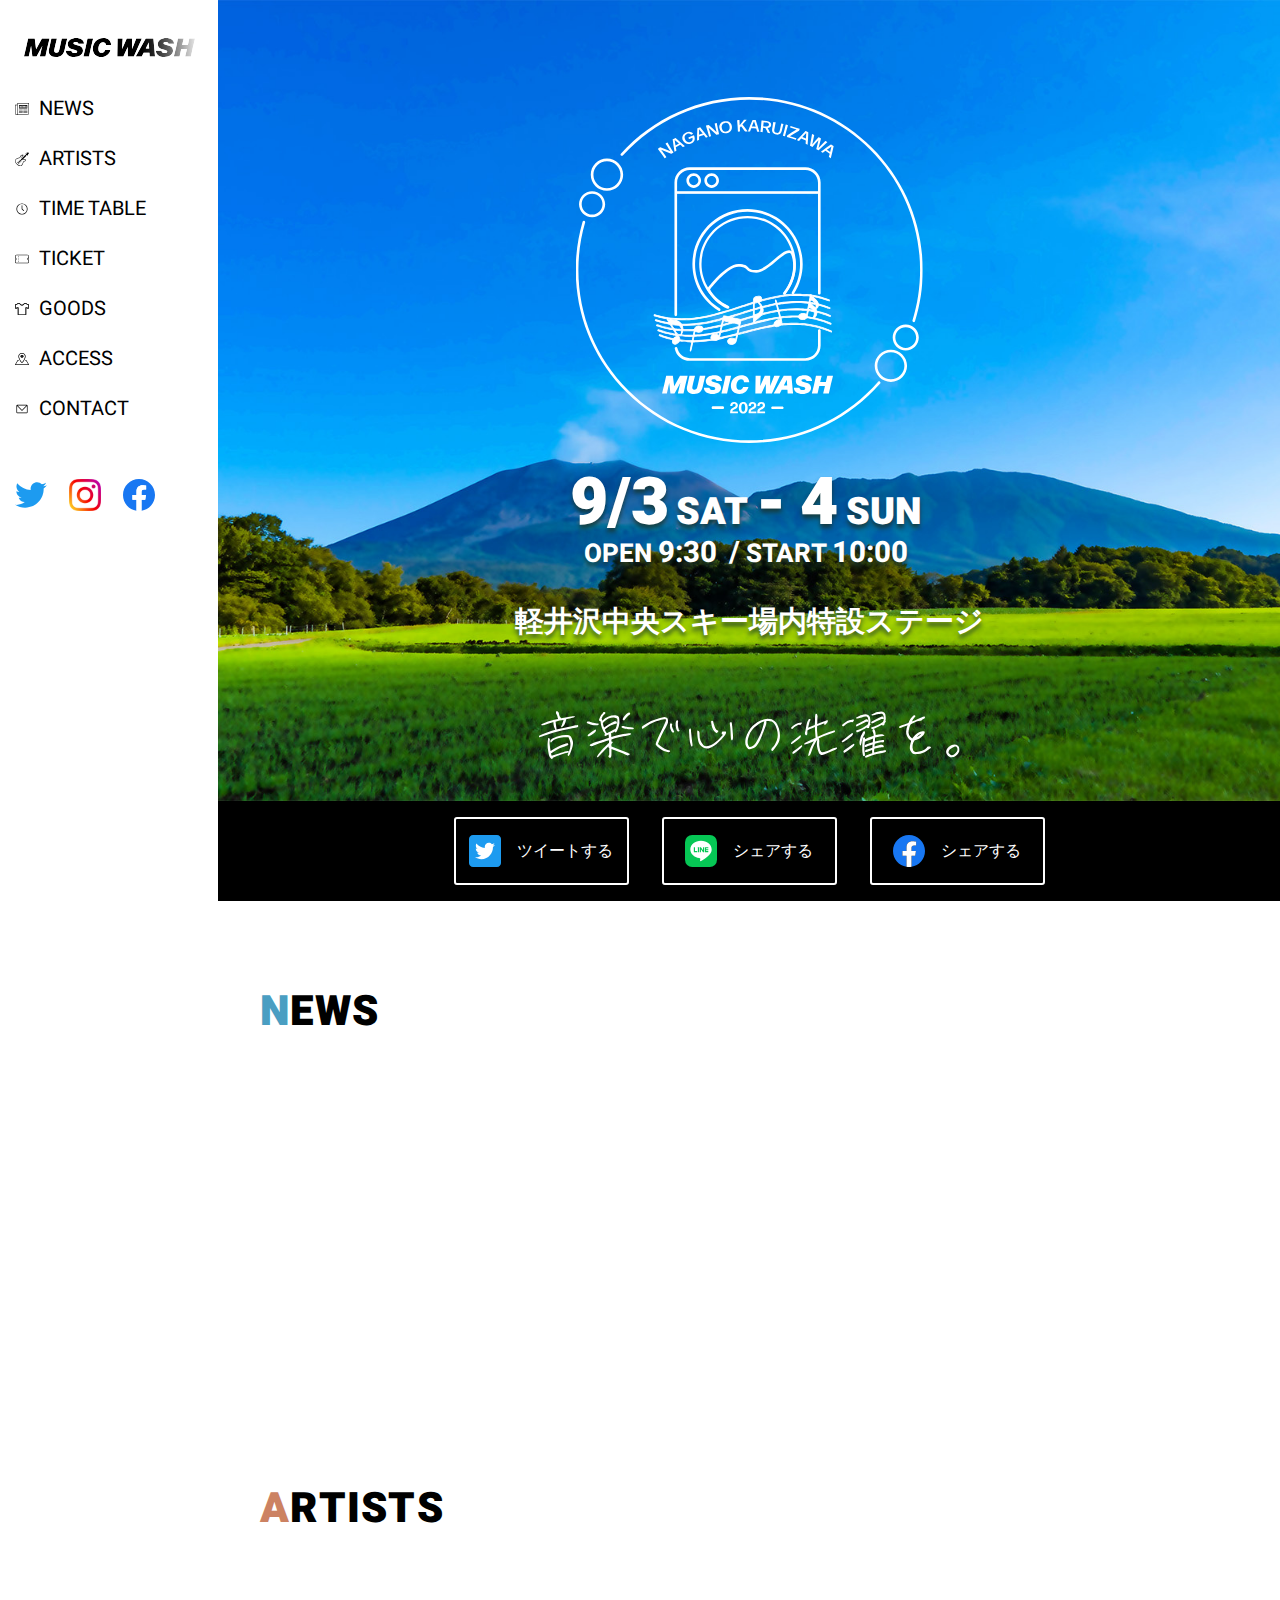
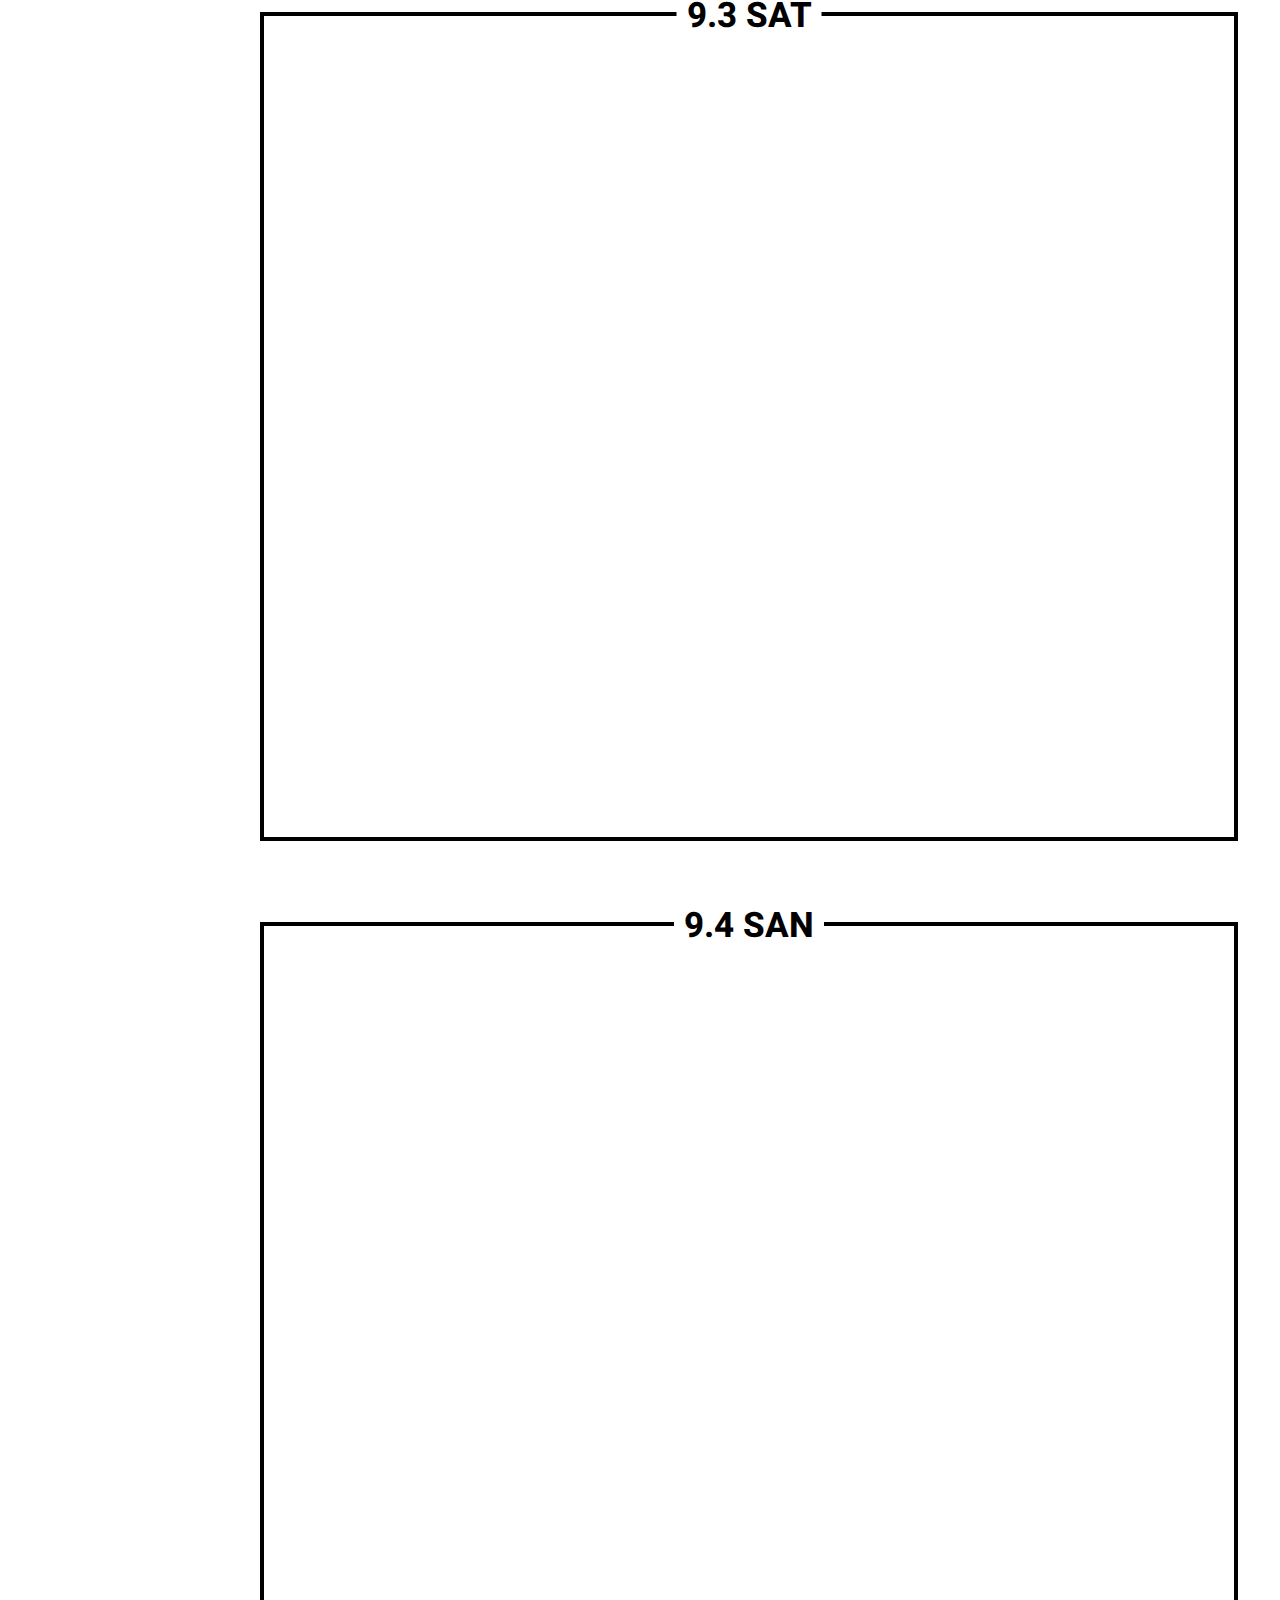
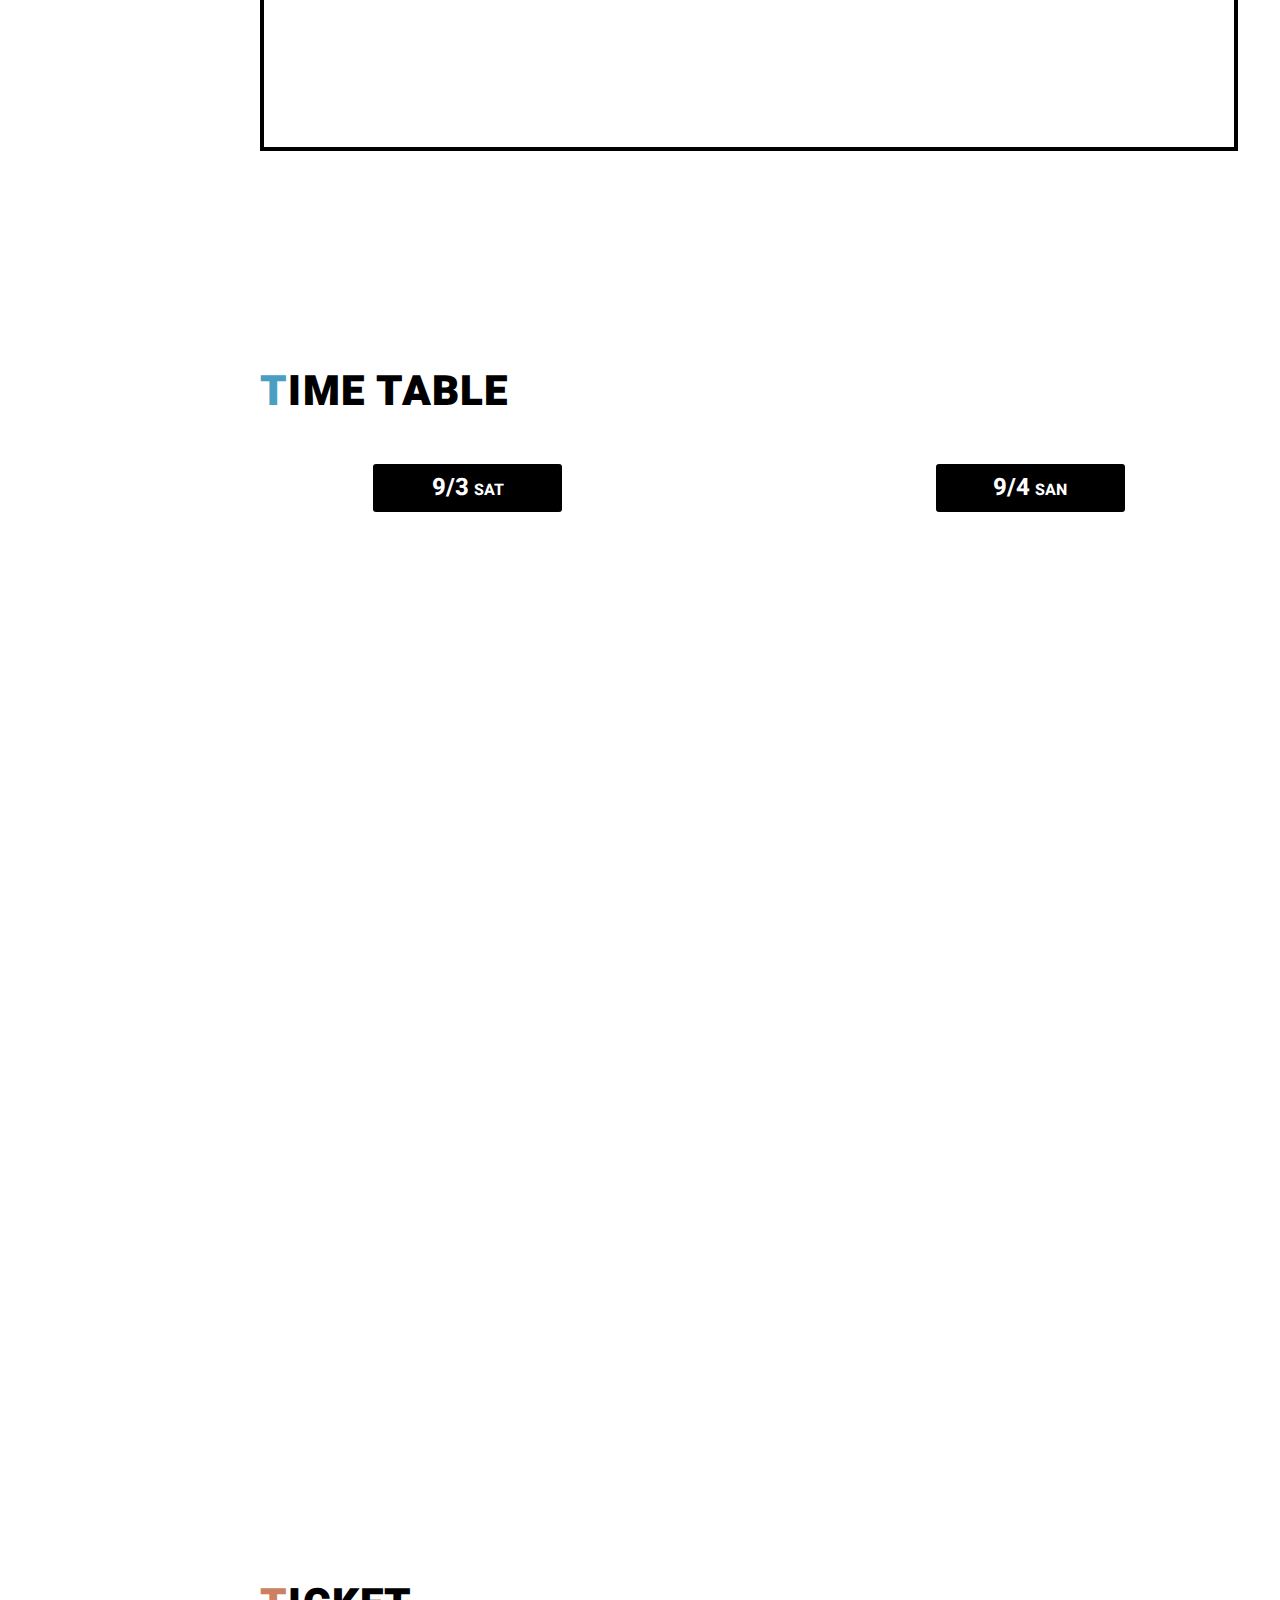
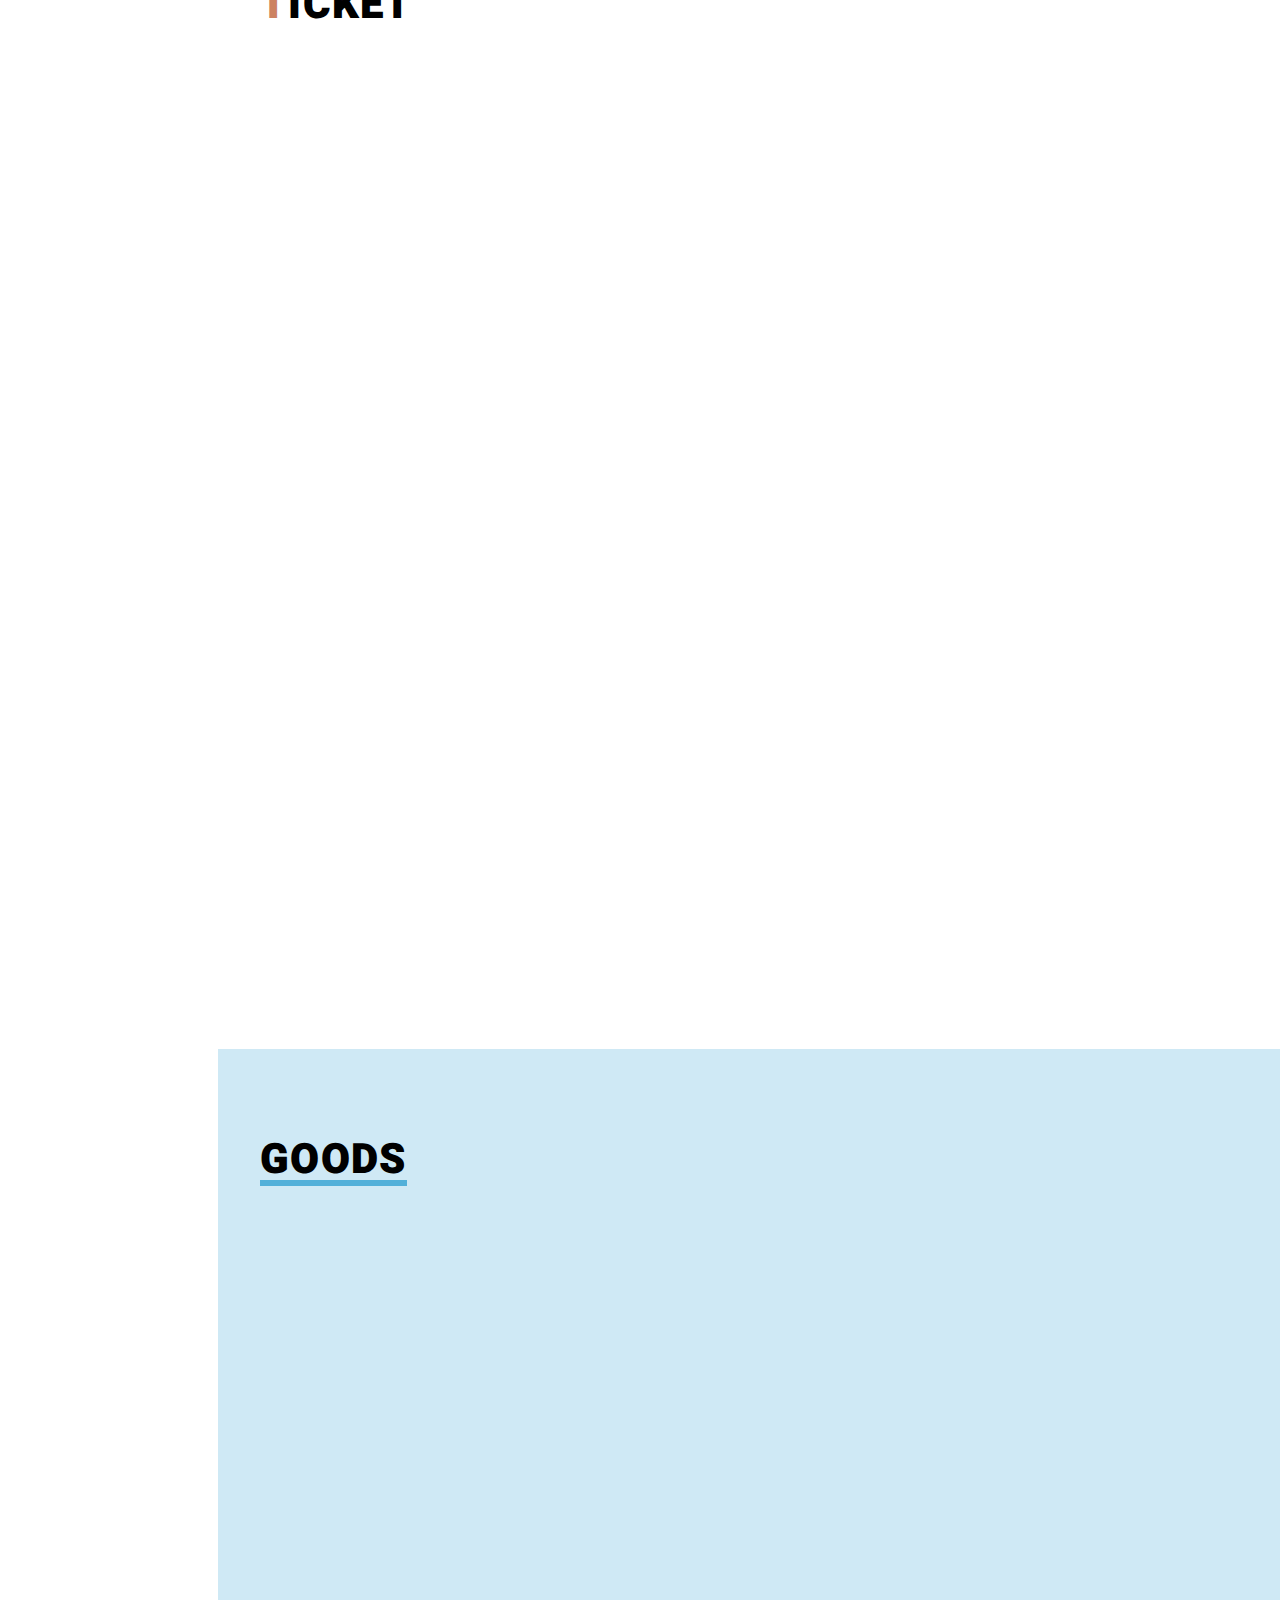
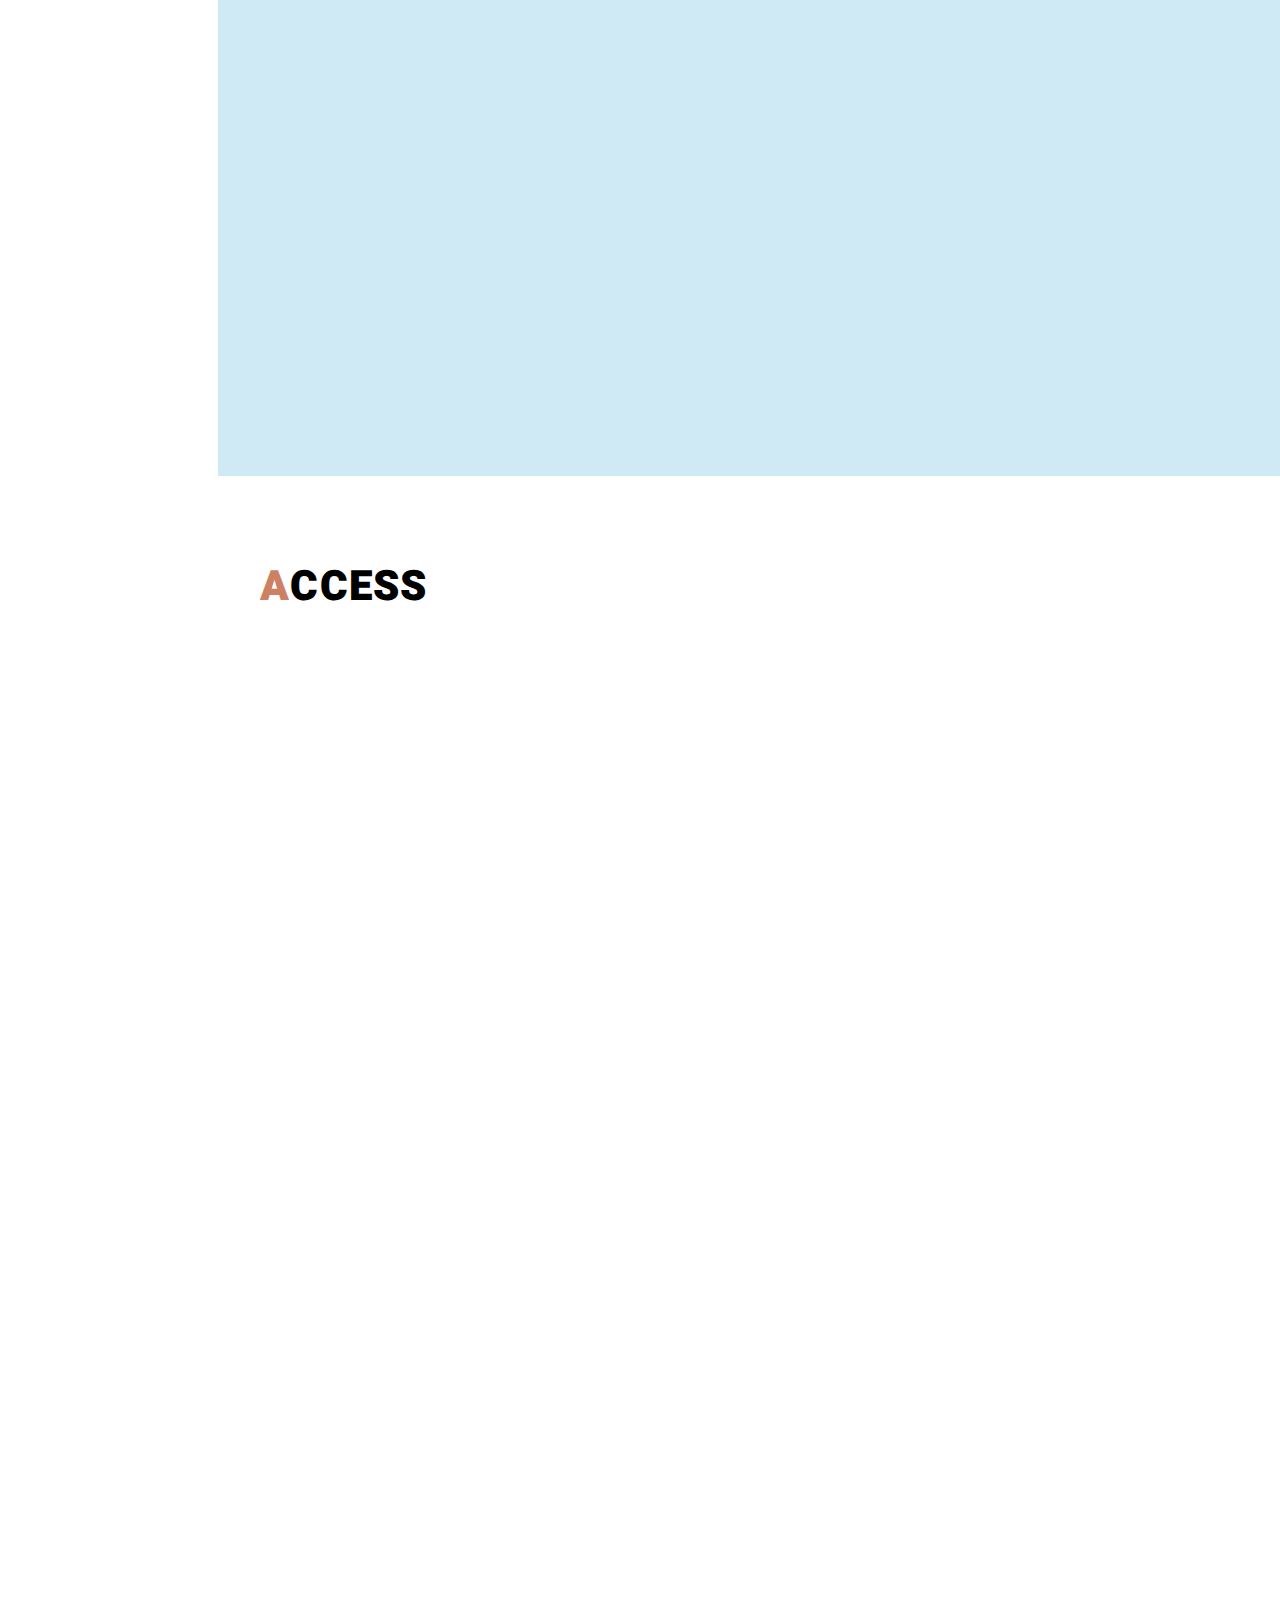
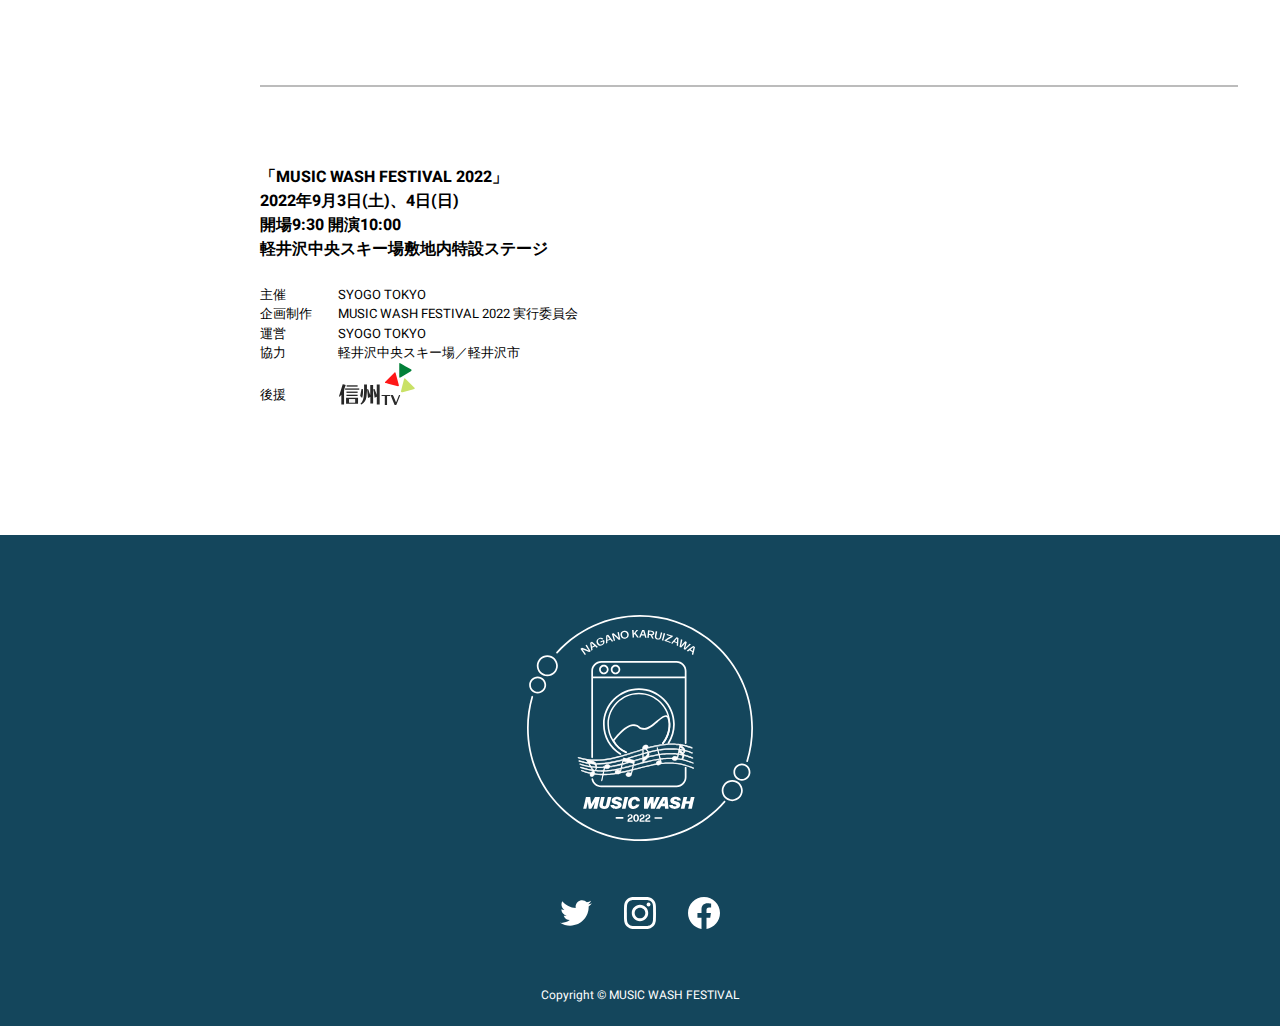
<file: index.html>
<!DOCTYPE html>
<html lang="ja">
  <head>
    <meta charset="UTF-8" />
    <meta http-equiv="X-UA-Compatible" content="IE=edge" />
    <meta name="viewport" content="width=device-width, initial-scale=1.0" />
    <meta name="robots" content="noindex, nofollow" />
    <meta
      name="description"
      content="MUSIC WASHは、長野県軽井沢の軽井沢中央スキー場で2022年9月3日・4日の2日間開催される音楽フェスティバルです。チケット公表販売中！"
    />
    <title>MUSIC WASH | 長野県軽井沢で行われる音楽フェス</title>
    <link rel="stylesheet" href="css/reset.css" />
    <link rel="stylesheet" href="css/style.css" />
    <link
      rel="stylesheet"
      href="https://cdnjs.cloudflare.com/ajax/libs/font-awesome/6.1.2/css/all.min.css"
      integrity="sha512-1sCRPdkRXhBV2PBLUdRb4tMg1w2YPf37qatUFeS7zlBy7jJI8Lf4VHwWfZZfpXtYSLy85pkm9GaYVYMfw5BC1A=="
      crossorigin="anonymous"
      referrerpolicy="no-referrer"
    />
    <link rel="stylesheet" href="css/lightbox.css" />
    <link rel="stylesheet" href="css/modaal.css" />
    <script src="https://ajax.googleapis.com/ajax/libs/jquery/3.6.0/jquery.min.js"></script>
    <script src="js/lightbox.js"></script>
    <script src="js/modaal.min.js"></script>
    <script src="js/script.js" defer></script>
  </head>
  <body>
    <!-- ハンバーガークリックで表示されるレイヤー -->
    <div id="coverlayer"></div>
    <!--ハンバーガーボタン-->
    <div class="btnHamburger">
      <span class="line line_01"></span>
      <span class="line line_02"></span>
      <span class="line line_03"></span>
    </div>
    <!--.btnHamburgerの終了タグ-->
    <aside>
      <header>
        <div class="inner">
          <h1>
            <a href="#">
              <img
                src="images/logo/logotypo.svg"
                alt="長野県軽井沢の軽井沢中央スキー場で2022年9月3日・4日の2日間開催される音楽フェスティバル「MUSIC WASH」のロゴ"
              />
            </a>
          </h1>
          <a href="#ticket" class="btnTicket"><i class="fa-solid fa-ticket-simple icon"></i>TICKET</a>
        </div>
      </header>
      <div class="drawer_menu">
        <nav>
          <ul>
            <li><img src="images/nav/news_icon.svg" alt="" /><a href="#news">NEWS</a></li>
            <li><img src="images/nav/artist-icon.svg" alt="" /><a href="#artists">ARTISTS</a></li>
            <li><img src="images/nav/time_table_icon.svg" alt="" /><a href="#time_table">TIME&nbsp;TABLE</a></li>
            <li><img src="images/nav/ticket_icon.svg" alt="" /><a href="#ticket">TICKET</a></li>
            <li><img src="images/nav/goods_icon.svg" alt="" /><a href="#goods">GOODS</a></li>
            <li><img src="images/nav/access_icon.svg" alt="" /><a href="#access">ACCESS</a></li>
            <li><img src="images/nav/contact_icon.svg" alt="" /><a href="contact.html">CONTACT</a></li>
          </ul>
        </nav>
        <div class="sns_link">
          <div>
            <a href="https://twitter.com/twitterjp" target="_blank"
              ><img src="images/sns/twitter_blue.svg" alt="Twitterアイコン"
            /></a>
          </div>
          <div>
            <a href="https://www.instagram.com/instagram/" target="_blank"
              ><img src="images/sns/Instagram_gradient@96.png" alt="Instagramアイコン"
            /></a>
          </div>
          <div>
            <a href="https://www.facebook.com/facebook/?brand_redir=123739327653840" target="_blank"
              ><img src="images/sns/facebook_blue.svg" alt="Facebookアイコン"
            /></a>
          </div>
        </div>
      </div>
      <!--.sns_linkの終了タグ-->
    </aside>
    <div class="top_main">
      <div class="logo"><img src="images/logo/logomark_white.svg" alt="" /></div>
      <p class="date">9/3<span class="day">SAT</span><span class="symbol">-</span>4<span class="day">SUN</span></p>
      <p class="time">OPEN<span>9:30</span><span>/</span>START<span>10:00</span></p>
      <p class="place">軽井沢中央スキー場内特設ステージ</p>
      <div class="message"><img src="images/top_main/message_white.svg" alt="音楽で心の洗濯を。" /></div>
    </div>
    <!--top_main.の終了タグ-->
    <div class="sns_share">
      <ul>
        <!-- Twitterシェア -->
        <li>
          <img src="images/sns/twitter_rounded_square_blue.svg" alt="Twitterアイコン" />
          <a
            href="http://twitter.com/share?url=http%3A%2F%2Ftokyo-d-plex.com%2F%7E2204funada%2Ftask-4%2Findex.html&text=MUSIC%20WASH%20FESTIVAL%202022チケット販売中！&hashtags=musicwash"
            target="_blank"
            >ツイートする</a
          >
        </li>
        <!-- LINEシェア -->
        <li>
          <img src="images/sns/line.svg" alt="LINEアイコン" />

          <a
            href="https://social-plugins.line.me/lineit/share?url=http%3A%2F%2Ftokyo-d-plex.com%2F%7E2204funada%2Ftask-4%2Findex.html"
            target="_blank"
            >シェアする</a
          >
        </li>
        <!-- Facebookシェア -->
        <li>
          <img src="images/sns/facebook_blue.svg" alt="Facebookアイコン" />
          <a
            href="http://www.facebook.com/share.php?u=http%3A%2F%2Ftokyo-d-plex.com%2F%7E2204funada%2Ftask-4%2Findex.html"
            target="_blank"
            >シェアする</a
          >
        </li>
      </ul>
    </div>
    <!--.sns_shareの終了タグ-->
    <main>
      <article id="news">
        <div class="inner">
          <h2><span>N</span>EWS</h2>
          <dl class="fd fade_off">
            <dt>2022.8.30</dt>
            <dd><a href="#time_table">タイムテーブルを更新しました。</a></dd>
            <dt>2022.8.20</dt>
            <dd><a href="#goods">オフィシャルグッズを公開しました。</a></dd>
            <dt>2022.7.30</dt>
            <dd><a href="#ticket">チケット3次募集の受付を開始しました。</a></dd>
          </dl>
        </div>
        <!--inner.の終了タグ-->
      </article>
      <article id="artists">
        <div class="inner">
          <h2><span>A</span>RTISTS</h2>
          <section>
            <h3>9.3&nbsp;SAT</h3>
            <div class="fd fade_off">
              <div>
                <a href="#modal_1" class="modal_1">
                  <picture>
                    <source
                      media="(max-width: 599px)"
                      srcset="images/artists/artist_1_sp@843.jpg 2x, images/artists/artist_1_sp@843.jpg 3x"
                    />
                    <source media="(max-width: 979px)" srcset="images/artists/artist_1_pc_tab@562.jpg 2x" />
                    <img src="images/artists/artist_1_pc_tab@562.jpg" alt="Shirk Insomniacのアーティスト写真" />
                  </picture>
                </a>
              </div>
              <p>Shirk Insomniac</p>
              <!-- モーダルボックス -->
              <div id="modal_1">
                <div class="modal_container">
                  <div class="artist_img">
                    <picture>
                      <source
                        media="(max-width: 599px)"
                        srcset="images/artists/artist_1_sp@843.jpg 2x, images/artists/artist_1_sp@843.jpg 3x"
                      />
                      <source media="(max-width: 979px)" srcset="images/artists/artist_1_pc_tab@562.jpg 2x" />
                      <img src="images/artists/artist_1_pc_tab@562.jpg" alt="Shirk Insomniacのアーティスト写真" />
                    </picture>
                  </div>
                  <!-- .artist_imgの終了タグ -->
                  <p class="artist_name">Shirk Insomniac</p>
                  <div class="sns_link">
                    <div>
                      <a href="https://twitter.com/twitterjp" class="link"
                        ><img src="images/sns/twitter_blue.svg" alt="Twitterアイコン"
                      /></a>
                    </div>
                    <div>
                      <a href="https://www.instagram.com/instagram/" class="link"
                        ><img src="images/sns/Instagram_gradient@96.png" alt="Instagramアイコン"
                      /></a>
                    </div>
                    <div>
                      <a href="https://www.facebook.com/facebook/?brand_redir=123739327653840" class="link"
                        ><img src="images/sns/facebook_blue.svg" alt="Facebookアイコン"
                      /></a>
                    </div>
                  </div>
                  <!-- .sns_linkの終了タグ -->
                  <a href="https://www.google.com/?hl=ja" class="official_site_link link">official site</a>
                </div>
              </div>
              <!-- モーダルボックス .modalの終了タグ -->
            </div>
            <div class="fd fade_off">
              <div>
                <a href="#modal_2" class="modal_2">
                  <picture>
                    <source
                      media="(max-width: 599px)"
                      srcset="images/artists/artist_2_sp@843.jpg 2x, images/artists/artist_2_sp@843.jpg 3x"
                    />
                    <source media="(max-width: 979px)" srcset="images/artists/artist_2_pc_tab@562.jpg 2x" />
                    <img src="images/artists/artist_2_pc_tab@562.jpg" alt="Overture Prompterのアーティスト写真" />
                  </picture>
                </a>
              </div>
              <p>Overture Prompter</p>
              <!-- モーダルボックス -->
              <div id="modal_2">
                <div class="modal_container">
                  <div class="artist_img">
                    <picture>
                      <source
                        media="(max-width: 599px)"
                        srcset="images/artists/artist_2_sp@843.jpg 2x, images/artists/artist_2_sp@843.jpg 3x"
                      />
                      <source media="(max-width: 979px)" srcset="images/artists/artist_2_pc_tab@562.jpg 2x" />
                      <img src="images/artists/artist_2_pc_tab@562.jpg" alt="Overture Prompterのアーティスト写真" />
                    </picture>
                  </div>
                  <!-- .artist_imgの終了タグ -->
                  <p class="artist_name">Overture Prompter</p>
                  <div class="sns_link">
                    <div>
                      <a href="https://twitter.com/twitterjp" class="link"
                        ><img src="images/sns/twitter_blue.svg" alt="Twitterアイコン"
                      /></a>
                    </div>
                    <div>
                      <a href="https://www.instagram.com/instagram/" class="link"
                        ><img src="images/sns/Instagram_gradient@96.png" alt="Instagramアイコン"
                      /></a>
                    </div>
                    <div>
                      <a href="https://www.facebook.com/facebook/?brand_redir=123739327653840" class="link"
                        ><img src="images/sns/facebook_blue.svg" alt="Facebookアイコン"
                      /></a>
                    </div>
                  </div>
                  <!-- .sns_linkの終了タグ -->
                  <a href="https://www.google.com/?hl=ja" class="official_site_link link">official site</a>
                </div>
              </div>
              <!-- モーダルボックス .modalの終了タグ -->
            </div>
            <div class="fd fade_off">
              <div>
                <a href="#modal_3" class="modal_3">
                  <picture>
                    <source
                      media="(max-width: 599px)"
                      srcset="images/artists/artist_3_sp@843.jpg 2x, images/artists/artist_3_sp@843.jpg 3x"
                    />
                    <source media="(max-width: 979px)" srcset="images/artists/artist_3_pc_tab@562.jpg 2x" />
                    <img src="images/artists/artist_3_pc_tab@562.jpg" alt="Fountains Burnのアーティスト写真" />
                  </picture>
                </a>
              </div>
              <p>Fountains Burn</p>
              <!-- モーダルボックス -->
              <div id="modal_3">
                <div class="modal_container">
                  <div class="artist_img">
                    <picture>
                      <source
                        media="(max-width: 599px)"
                        srcset="images/artists/artist_3_sp@843.jpg 2x, images/artists/artist_3_sp@843.jpg 3x"
                      />
                      <source media="(max-width: 979px)" srcset="images/artists/artist_3_pc_tab@562.jpg 2x" />
                      <img src="images/artists/artist_3_pc_tab@562.jpg" alt="Fountains Burnのアーティスト写真" />
                    </picture>
                  </div>
                  <!-- .artist_imgの終了タグ -->
                  <p class="artist_name">Fountains Burn</p>
                  <div class="sns_link">
                    <div>
                      <a href="https://twitter.com/twitterjp" class="link"
                        ><img src="images/sns/twitter_blue.svg" alt="Twitterアイコン"
                      /></a>
                    </div>
                    <div>
                      <a href="https://www.instagram.com/instagram/" class="link"
                        ><img src="images/sns/Instagram_gradient@96.png" alt="Instagramアイコン"
                      /></a>
                    </div>
                    <div>
                      <a href="https://www.facebook.com/facebook/?brand_redir=123739327653840" class="link"
                        ><img src="images/sns/facebook_blue.svg" alt="Facebookアイコン"
                      /></a>
                    </div>
                  </div>
                  <!-- .sns_linkの終了タグ -->
                  <a href="https://www.google.com/?hl=ja" class="official_site_link link">official site</a>
                </div>
              </div>
              <!-- モーダルボックス .modalの終了タグ -->
            </div>
            <div class="fd fade_off">
              <div>
                <a href="#modal_4" class="modal_4">
                  <picture>
                    <source
                      media="(max-width: 599px)"
                      srcset="images/artists/artist_4_sp@843.jpg 2x, images/artists/artist_4_sp@843.jpg 3x"
                    />
                    <source media="(max-width: 979px)" srcset="images/artists/artist_4_pc_tab@562.jpg 2x" />
                    <img src="images/artists/artist_4_pc_tab@562.jpg" alt="The Fiddlerのアーティスト写真" />
                  </picture>
                </a>
              </div>
              <p>The Fiddler</p>
              <!-- モーダルボックス -->
              <div id="modal_4">
                <div class="modal_container">
                  <div class="artist_img">
                    <picture>
                      <source
                        media="(max-width: 599px)"
                        srcset="images/artists/artist_4_sp@843.jpg 2x, images/artists/artist_4_sp@843.jpg 3x"
                      />
                      <source media="(max-width: 979px)" srcset="images/artists/artist_4_pc_tab@562.jpg 2x" />
                      <img src="images/artists/artist_4_pc_tab@562.jpg" alt="The Fiddlerのアーティスト写真" />
                    </picture>
                  </div>
                  <!-- .artist_imgの終了タグ -->
                  <p class="artist_name">The Fiddler</p>
                  <div class="sns_link">
                    <div>
                      <a href="https://twitter.com/twitterjp" class="link"
                        ><img src="images/sns/twitter_blue.svg" alt="Twitterアイコン"
                      /></a>
                    </div>
                    <div>
                      <a href="https://www.instagram.com/instagram/" class="link"
                        ><img src="images/sns/Instagram_gradient@96.png" alt="Instagramアイコン"
                      /></a>
                    </div>
                    <div>
                      <a href="https://www.facebook.com/facebook/?brand_redir=123739327653840" class="link"
                        ><img src="images/sns/facebook_blue.svg" alt="Facebookアイコン"
                      /></a>
                    </div>
                  </div>
                  <!-- .sns_linkの終了タグ -->
                  <a href="https://www.google.com/?hl=ja" class="official_site_link link">official site</a>
                </div>
              </div>
              <!-- モーダルボックス .modalの終了タグ -->
            </div>
            <div class="fd fade_off">
              <div>
                <a href="#modal_5" class="modal_5">
                  <picture>
                    <source
                      media="(max-width: 599px)"
                      srcset="images/artists/artist_5_sp@843.jpg 2x, images/artists/artist_5_sp@843.jpg 3x"
                    />
                    <source media="(max-width: 979px)" srcset="images/artists/artist_5_pc_tab@562.jpg 2x" />
                    <img src="images/artists/artist_5_pc_tab@562.jpg" alt="Undress Postersのアーティスト写真" />
                  </picture>
                </a>
              </div>
              <p>Undress Posters</p>
              <!-- モーダルボックス -->
              <div id="modal_5">
                <div class="modal_container">
                  <div class="artist_img">
                    <picture>
                      <source
                        media="(max-width: 599px)"
                        srcset="images/artists/artist_5_sp@843.jpg 2x, images/artists/artist_5_sp@843.jpg 3x"
                      />
                      <source media="(max-width: 979px)" srcset="images/artists/artist_5_pc_tab@562.jpg 2x" />
                      <img src="images/artists/artist_5_pc_tab@562.jpg" alt="Undress Postersのアーティスト写真" />
                    </picture>
                  </div>
                  <!-- .artist_imgの終了タグ -->
                  <p class="artist_name">Undress Posters</p>
                  <div class="sns_link">
                    <div>
                      <a href="https://twitter.com/twitterjp" class="link"
                        ><img src="images/sns/twitter_blue.svg" alt="Twitterアイコン"
                      /></a>
                    </div>
                    <div>
                      <a href="https://www.instagram.com/instagram/" class="link"
                        ><img src="images/sns/Instagram_gradient@96.png" alt="Instagramアイコン"
                      /></a>
                    </div>
                    <div>
                      <a href="https://www.facebook.com/facebook/?brand_redir=123739327653840" class="link"
                        ><img src="images/sns/facebook_blue.svg" alt="Facebookアイコン"
                      /></a>
                    </div>
                  </div>
                  <!-- .sns_linkの終了タグ -->
                  <a href="https://www.google.com/?hl=ja" class="official_site_link link">official site</a>
                </div>
              </div>
              <!-- モーダルボックス .modalの終了タグ -->
            </div>
            <div class="fd fade_off">
              <div>
                <a href="#modal_6" class="modal_6">
                  <picture>
                    <source
                      media="(max-width: 599px)"
                      srcset="images/artists/artist_6_sp@843.jpg 2x, images/artists/artist_6_sp@843.jpg 3x"
                    />
                    <source media="(max-width: 979px)" srcset="images/artists/artist_6_pc_tab@562.jpg 2x" />
                    <img src="images/artists/artist_6_pc_tab@562.jpg" alt="Sun Forecastのアーティスト写真" />
                  </picture>
                </a>
              </div>
              <p>Sun Forecast</p>
              <!-- モーダルボックス -->
              <div id="modal_6">
                <div class="modal_container">
                  <div class="artist_img">
                    <picture>
                      <source
                        media="(max-width: 599px)"
                        srcset="images/artists/artist_6_sp@843.jpg 2x, images/artists/artist_6_sp@843.jpg 3x"
                      />
                      <source media="(max-width: 979px)" srcset="images/artists/artist_6_pc_tab@562.jpg 2x" />
                      <img src="images/artists/artist_6_pc_tab@562.jpg" alt="Sun Forecastのアーティスト写真" />
                    </picture>
                  </div>
                  <!-- .artist_imgの終了タグ -->
                  <p class="artist_name">Sun Forecast</p>
                  <div class="sns_link">
                    <div>
                      <a href="https://twitter.com/twitterjp" class="link"
                        ><img src="images/sns/twitter_blue.svg" alt="Twitterアイコン"
                      /></a>
                    </div>
                    <div>
                      <a href="https://www.instagram.com/instagram/" class="link"
                        ><img src="images/sns/Instagram_gradient@96.png" alt="Instagramアイコン"
                      /></a>
                    </div>
                    <div>
                      <a href="https://www.facebook.com/facebook/?brand_redir=123739327653840" class="link"
                        ><img src="images/sns/facebook_blue.svg" alt="Facebookアイコン"
                      /></a>
                    </div>
                  </div>
                  <!-- .sns_linkの終了タグ -->
                  <a href="https://www.google.com/?hl=ja" class="official_site_link link">official site</a>
                </div>
              </div>
              <!-- モーダルボックス .modalの終了タグ -->
            </div>
            <div class="fd fade_off">
              <div>
                <a href="#modal_7" class="modal_7">
                  <picture>
                    <source
                      media="(max-width: 599px)"
                      srcset="images/artists/artist_7_sp@843.jpg 2x, images/artists/artist_7_sp@843.jpg 3x"
                    />
                    <source media="(max-width: 979px)" srcset="images/artists/artist_7_pc_tab@562.jpg 2x" />
                    <img src="images/artists/artist_7_pc_tab@562.jpg" alt="Each Solitaryのアーティスト写真" />
                  </picture>
                </a>
              </div>
              <p>Each Solitary</p>
              <!-- モーダルボックス -->
              <div id="modal_7">
                <div class="modal_container">
                  <div class="artist_img">
                    <picture>
                      <source
                        media="(max-width: 599px)"
                        srcset="images/artists/artist_7_sp@843.jpg 2x, images/artists/artist_7_sp@843.jpg 3x"
                      />
                      <source media="(max-width: 979px)" srcset="images/artists/artist_7_pc_tab@562.jpg 2x" />
                      <img src="images/artists/artist_7_pc_tab@562.jpg" alt="Each Solitaryのアーティスト写真" />
                    </picture>
                  </div>
                  <!-- .artist_imgの終了タグ -->
                  <p class="artist_name">Undress Posters</p>
                  <div class="sns_link">
                    <div>
                      <a href="https://twitter.com/twitterjp" class="link"
                        ><img src="images/sns/twitter_blue.svg" alt="Twitterアイコン"
                      /></a>
                    </div>
                    <div>
                      <a href="https://www.instagram.com/instagram/" class="link"
                        ><img src="images/sns/Instagram_gradient@96.png" alt="Instagramアイコン"
                      /></a>
                    </div>
                    <div>
                      <a href="https://www.facebook.com/facebook/?brand_redir=123739327653840" class="link"
                        ><img src="images/sns/facebook_blue.svg" alt="Facebookアイコン"
                      /></a>
                    </div>
                  </div>
                  <!-- .sns_linkの終了タグ -->
                  <a href="https://www.google.com/?hl=ja" class="official_site_link link">official site</a>
                </div>
              </div>
              <!-- モーダルボックス .modalの終了タグ -->
            </div>
            <div class="fd fade_off">
              <div>
                <a href="#modal_8" class="modal_8">
                  <picture>
                    <source
                      media="(max-width: 599px)"
                      srcset="images/artists/artist_8_sp@843.jpg 2x, images/artists/artist_8_sp@843.jpg 3x"
                    />
                    <source media="(max-width: 979px)" srcset="images/artists/artist_8_pc_tab@562.jpg 2x" />
                    <img src="images/artists/artist_8_pc_tab@562.jpg" alt="The Maidenのアーティスト写真" />
                  </picture>
                </a>
              </div>
              <p>The Maiden</p>
              <!-- モーダルボックス -->
              <div id="modal_8">
                <div class="modal_container">
                  <div class="artist_img">
                    <picture>
                      <source
                        media="(max-width: 599px)"
                        srcset="images/artists/artist_8_sp@843.jpg 2x, images/artists/artist_8_sp@843.jpg 3x"
                      />
                      <source media="(max-width: 979px)" srcset="images/artists/artist_8_pc_tab@562.jpg 2x" />
                      <img src="images/artists/artist_8_pc_tab@562.jpg" alt="The Maidenのアーティスト写真" />
                    </picture>
                  </div>
                  <!-- .artist_imgの終了タグ -->
                  <p class="artist_name">The Maiden</p>
                  <div class="sns_link">
                    <div>
                      <a href="https://twitter.com/twitterjp" class="link"
                        ><img src="images/sns/twitter_blue.svg" alt="Twitterアイコン"
                      /></a>
                    </div>
                    <div>
                      <a href="https://www.instagram.com/instagram/" class="link"
                        ><img src="images/sns/Instagram_gradient@96.png" alt="Instagramアイコン"
                      /></a>
                    </div>
                    <div>
                      <a href="https://www.facebook.com/facebook/?brand_redir=123739327653840" class="link"
                        ><img src="images/sns/facebook_blue.svg" alt="Facebookアイコン"
                      /></a>
                    </div>
                  </div>
                  <!-- .sns_linkの終了タグ -->
                  <a href="https://www.google.com/?hl=ja" class="official_site_link link">official site</a>
                </div>
              </div>
              <!-- モーダルボックス .modalの終了タグ -->
            </div>
            <div class="fd fade_off">
              <div>
                <a href="#modal_9" class="modal_9">
                  <picture>
                    <source
                      media="(max-width: 599px)"
                      srcset="images/artists/artist_9_sp@843.jpg 2x, images/artists/artist_9_sp@843.jpg 3x"
                    />
                    <source media="(max-width: 979px)" srcset="images/artists/artist_9_pc_tab@562.jpg 2x" />
                    <img src="images/artists/artist_9_pc_tab@562.jpg" alt="Thunderbolt Sierraのアーティスト写真" />
                  </picture>
                </a>
              </div>
              <p>Thunderbolt Sierra</p>
              <!-- モーダルボックス -->
              <div id="modal_9">
                <div class="modal_container">
                  <div class="artist_img">
                    <picture>
                      <source
                        media="(max-width: 599px)"
                        srcset="images/artists/artist_9_sp@843.jpg 2x, images/artists/artist_9_sp@843.jpg 3x"
                      />
                      <source media="(max-width: 979px)" srcset="images/artists/artist_9_pc_tab@562.jpg 2x" />
                      <img src="images/artists/artist_9_pc_tab@562.jpg" alt="Thunderbolt Sierraのアーティスト写真" />
                    </picture>
                  </div>
                  <!-- .artist_imgの終了タグ -->
                  <p class="artist_name">Thunderbolt Sierra</p>
                  <div class="sns_link">
                    <div>
                      <a href="https://twitter.com/twitterjp" class="link"
                        ><img src="images/sns/twitter_blue.svg" alt="Twitterアイコン"
                      /></a>
                    </div>
                    <div>
                      <a href="https://www.instagram.com/instagram/" class="link"
                        ><img src="images/sns/Instagram_gradient@96.png" alt="Instagramアイコン"
                      /></a>
                    </div>
                    <div>
                      <a href="https://www.facebook.com/facebook/?brand_redir=123739327653840" class="link"
                        ><img src="images/sns/facebook_blue.svg" alt="Facebookアイコン"
                      /></a>
                    </div>
                  </div>
                  <!-- .sns_linkの終了タグ -->
                  <a href="https://www.google.com/?hl=ja" class="official_site_link link">official site</a>
                </div>
              </div>
              <!-- モーダルボックス .modalの終了タグ -->
            </div>
            <div class="fd fade_off">
              <div>
                <a href="#modal_10" class="modal_10">
                  <picture>
                    <source
                      media="(max-width: 599px)"
                      srcset="images/artists/artist_10_sp@843.jpg 2x, images/artists/artist_10_sp@843.jpg 3x"
                    />
                    <source media="(max-width: 979px)" srcset="images/artists/artist_10_pc_tab@562.jpg 2x" />
                    <img src="images/artists/artist_10_pc_tab@562.jpg" alt="Cane Dearestのアーティスト写真" />
                  </picture>
                </a>
              </div>
              <p>Cane Dearest</p>
              <!-- モーダルボックス -->
              <div id="modal_10">
                <div class="modal_container">
                  <div class="artist_img">
                    <picture>
                      <source
                        media="(max-width: 599px)"
                        srcset="images/artists/artist_10_sp@843.jpg 2x, images/artists/artist_10_sp@843.jpg 3x"
                      />
                      <source media="(max-width: 979px)" srcset="images/artists/artist_10_pc_tab@562.jpg 2x" />
                      <img src="images/artists/artist_10_pc_tab@562.jpg" alt="Cane Dearestのアーティスト写真" />
                    </picture>
                  </div>
                  <!-- .artist_imgの終了タグ -->
                  <p class="artist_name">Cane Dearest</p>
                  <div class="sns_link">
                    <div>
                      <a href="https://twitter.com/twitterjp" class="link"
                        ><img src="images/sns/twitter_blue.svg" alt="Twitterアイコン"
                      /></a>
                    </div>
                    <div>
                      <a href="https://www.instagram.com/instagram/" class="link"
                        ><img src="images/sns/Instagram_gradient@96.png" alt="Instagramアイコン"
                      /></a>
                    </div>
                    <div>
                      <a href="https://www.facebook.com/facebook/?brand_redir=123739327653840" class="link"
                        ><img src="images/sns/facebook_blue.svg" alt="Facebookアイコン"
                      /></a>
                    </div>
                  </div>
                  <!-- .sns_linkの終了タグ -->
                  <a href="https://www.google.com/?hl=ja" class="official_site_link link">official site</a>
                </div>
              </div>
              <!-- モーダルボックス .modalの終了タグ -->
            </div>
            <div class="fd fade_off">
              <div>
                <a href="#modal_11" class="modal_11">
                  <picture>
                    <source
                      media="(max-width: 599px)"
                      srcset="images/artists/artist_11_sp@843.jpg 2x, images/artists/artist_11_sp@843.jpg 3x"
                    />
                    <source media="(max-width: 979px)" srcset="images/artists/artist_11_pc_tab@562.jpg 2x" />
                    <img src="images/artists/artist_11_pc_tab@562.jpg" alt="Arroyo Jugのアーティスト写真" />
                  </picture>
                </a>
              </div>
              <p>Arroyo Jug</p>
              <!-- モーダルボックス -->
              <div id="modal_11">
                <div class="modal_container">
                  <div class="artist_img">
                    <picture>
                      <source
                        media="(max-width: 599px)"
                        srcset="images/artists/artist_11_sp@843.jpg 2x, images/artists/artist_11_sp@843.jpg 3x"
                      />
                      <source media="(max-width: 979px)" srcset="images/artists/artist_11_pc_tab@562.jpg 2x" />
                      <img src="images/artists/artist_11_pc_tab@562.jpg" alt="Arroyo Jugのアーティスト写真" />
                    </picture>
                  </div>
                  <!-- .artist_imgの終了タグ -->
                  <p class="artist_name">Arroyo Jug</p>
                  <div class="sns_link">
                    <div>
                      <a href="https://twitter.com/twitterjp" class="link"
                        ><img src="images/sns/twitter_blue.svg" alt="Twitterアイコン"
                      /></a>
                    </div>
                    <div>
                      <a href="https://www.instagram.com/instagram/" class="link"
                        ><img src="images/sns/Instagram_gradient@96.png" alt="Instagramアイコン"
                      /></a>
                    </div>
                    <div>
                      <a href="https://www.facebook.com/facebook/?brand_redir=123739327653840" class="link"
                        ><img src="images/sns/facebook_blue.svg" alt="Facebookアイコン"
                      /></a>
                    </div>
                  </div>
                  <!-- .sns_linkの終了タグ -->
                  <a href="https://www.google.com/?hl=ja" class="official_site_link link">official site</a>
                </div>
              </div>
              <!-- モーダルボックス .modalの終了タグ -->
            </div>
            <div class="fd fade_off">
              <div>
                <a href="#modal_12" class="modal_12">
                  <picture>
                    <source
                      media="(max-width: 599px)"
                      srcset="images/artists/artist_12_sp@843.jpg 2x, images/artists/artist_12_sp@843.jpg 3x"
                    />
                    <source media="(max-width: 979px)" srcset="images/artists/artist_12_pc_tab@562.jpg 2x" />
                    <img src="images/artists/artist_12_pc_tab@562.jpg" alt="Clover Deskのアーティスト写真" />
                  </picture>
                </a>
              </div>
              <p>Clover Desk</p>
              <!-- モーダルボックス -->
              <div id="modal_12">
                <div class="modal_container">
                  <div class="artist_img">
                    <picture>
                      <source
                        media="(max-width: 599px)"
                        srcset="images/artists/artist_12_sp@843.jpg 2x, images/artists/artist_12_sp@843.jpg 3x"
                      />
                      <source media="(max-width: 979px)" srcset="images/artists/artist_12_pc_tab@562.jpg 2x" />
                      <img src="images/artists/artist_12_pc_tab@562.jpg" alt="Clover Deskのアーティスト写真" />
                    </picture>
                  </div>
                  <!-- .artist_imgの終了タグ -->
                  <p class="artist_name">Clover Desk</p>
                  <div class="sns_link">
                    <div>
                      <a href="https://twitter.com/twitterjp" class="link"
                        ><img src="images/sns/twitter_blue.svg" alt="Twitterアイコン"
                      /></a>
                    </div>
                    <div>
                      <a href="https://www.instagram.com/instagram/" class="link"
                        ><img src="images/sns/Instagram_gradient@96.png" alt="Instagramアイコン"
                      /></a>
                    </div>
                    <div>
                      <a href="https://www.facebook.com/facebook/?brand_redir=123739327653840" class="link"
                        ><img src="images/sns/facebook_blue.svg" alt="Facebookアイコン"
                      /></a>
                    </div>
                  </div>
                  <!-- .sns_linkの終了タグ -->
                  <a href="https://www.google.com/?hl=ja" class="official_site_link link">official site</a>
                </div>
              </div>
              <!-- モーダルボックス .modalの終了タグ -->
            </div>
          </section>
          <section>
            <h3>9.4&nbsp;SAN</h3>
            <div class="fd fade_off">
              <div>
                <a href="#modal_13" class="modal_13">
                  <picture>
                    <source
                      media="(max-width: 599px)"
                      srcset="images/artists/artist_13_sp@843.jpg 2x, images/artists/artist_13_sp@843.jpg 3x"
                    />
                    <source media="(max-width: 979px)" srcset="images/artists/artist_13_pc_tab@562.jpg 2x" />
                    <img src="images/artists/artist_13_pc_tab@562.jpg" alt="Tracker Cageのアーティスト写真" />
                  </picture>
                </a>
              </div>
              <p>Tracker Cage</p>
              <!-- モーダルボックス -->
              <div id="modal_13">
                <div class="modal_container">
                  <div class="artist_img">
                    <picture>
                      <source
                        media="(max-width: 599px)"
                        srcset="images/artists/artist_13_sp@843.jpg 2x, images/artists/artist_13_sp@843.jpg 3x"
                      />
                      <source media="(max-width: 979px)" srcset="images/artists/artist_13_pc_tab@562.jpg 2x" />
                      <img src="images/artists/artist_13_pc_tab@562.jpg" alt="Tracker Cageのアーティスト写真" />
                    </picture>
                  </div>
                  <!-- .artist_imgの終了タグ -->
                  <p class="artist_name">Tracker Cage</p>
                  <div class="sns_link">
                    <div>
                      <a href="https://twitter.com/twitterjp" class="link"
                        ><img src="images/sns/twitter_blue.svg" alt="Twitterアイコン"
                      /></a>
                    </div>
                    <div>
                      <a href="https://www.instagram.com/instagram/" class="link"
                        ><img src="images/sns/Instagram_gradient@96.png" alt="Instagramアイコン"
                      /></a>
                    </div>
                    <div>
                      <a href="https://www.facebook.com/facebook/?brand_redir=123739327653840" class="link"
                        ><img src="images/sns/facebook_blue.svg" alt="Facebookアイコン"
                      /></a>
                    </div>
                  </div>
                  <!-- .sns_linkの終了タグ -->
                  <a href="https://www.google.com/?hl=ja" class="official_site_link link">official site</a>
                </div>
              </div>
              <!-- モーダルボックス .modalの終了タグ -->
            </div>
            <div class="fd fade_off">
              <div>
                <a href="#modal_14" class="modal_14">
                  <picture>
                    <source
                      media="(max-width: 599px)"
                      srcset="images/artists/artist_14_sp@843.jpg 2x, images/artists/artist_14_sp@843.jpg 3x"
                    />
                    <source media="(max-width: 979px)" srcset="images/artists/artist_14_pc_tab@562.jpg 2x" />
                    <img src="images/artists/artist_14_pc_tab@562.jpg" alt="Central Viperのアーティスト写真" />
                  </picture>
                </a>
              </div>
              <p>Central Viper</p>
              <!-- モーダルボックス -->
              <div id="modal_14">
                <div class="modal_container">
                  <div class="artist_img">
                    <picture>
                      <source
                        media="(max-width: 599px)"
                        srcset="images/artists/artist_14_sp@843.jpg 2x, images/artists/artist_14_sp@843.jpg 3x"
                      />
                      <source media="(max-width: 979px)" srcset="images/artists/artist_14_pc_tab@562.jpg 2x" />
                      <img src="images/artists/artist_14_pc_tab@562.jpg" alt="Central Viperのアーティスト写真" />
                    </picture>
                  </div>
                  <!-- .artist_imgの終了タグ -->
                  <p class="artist_name">Central Viper</p>
                  <div class="sns_link">
                    <div>
                      <a href="https://twitter.com/twitterjp" class="link"
                        ><img src="images/sns/twitter_blue.svg" alt="Twitterアイコン"
                      /></a>
                    </div>
                    <div>
                      <a href="https://www.instagram.com/instagram/" class="link"
                        ><img src="images/sns/Instagram_gradient@96.png" alt="Instagramアイコン"
                      /></a>
                    </div>
                    <div>
                      <a href="https://www.facebook.com/facebook/?brand_redir=123739327653840" class="link"
                        ><img src="images/sns/facebook_blue.svg" alt="Facebookアイコン"
                      /></a>
                    </div>
                  </div>
                  <!-- .sns_linkの終了タグ -->
                  <a href="https://www.google.com/?hl=ja" class="official_site_link link">official site</a>
                </div>
              </div>
              <!-- モーダルボックス .modalの終了タグ -->
            </div>
            <div class="fd fade_off">
              <div>
                <a href="#modal_15" class="modal_15">
                  <picture>
                    <source
                      media="(max-width: 599px)"
                      srcset="images/artists/artist_15_sp@843.jpg 2x, images/artists/artist_15_sp@843.jpg 3x"
                    />
                    <source media="(max-width: 979px)" srcset="images/artists/artist_15_pc_tab@562.jpg 2x" />
                    <img src="images/artists/artist_15_pc_tab@562.jpg" alt="Qualm Wareのアーティスト写真" />
                  </picture>
                </a>
              </div>
              <p>Qualm Ware</p>
              <!-- モーダルボックス -->
              <div id="modal_15">
                <div class="modal_container">
                  <div class="artist_img">
                    <picture>
                      <source
                        media="(max-width: 599px)"
                        srcset="images/artists/artist_15_sp@843.jpg 2x, images/artists/artist_15_sp@843.jpg 3x"
                      />
                      <source media="(max-width: 979px)" srcset="images/artists/artist_15_pc_tab@562.jpg 2x" />
                      <img src="images/artists/artist_15_pc_tab@562.jpg" alt="Qualm Wareのアーティスト写真" />
                    </picture>
                  </div>
                  <!-- .artist_imgの終了タグ -->
                  <p class="artist_name">Qualm Ware</p>
                  <div class="sns_link">
                    <div>
                      <a href="https://twitter.com/twitterjp" class="link"
                        ><img src="images/sns/twitter_blue.svg" alt="Twitterアイコン"
                      /></a>
                    </div>
                    <div>
                      <a href="https://www.instagram.com/instagram/" class="link"
                        ><img src="images/sns/Instagram_gradient@96.png" alt="Instagramアイコン"
                      /></a>
                    </div>
                    <div>
                      <a href="https://www.facebook.com/facebook/?brand_redir=123739327653840" class="link"
                        ><img src="images/sns/facebook_blue.svg" alt="Facebookアイコン"
                      /></a>
                    </div>
                  </div>
                  <!-- .sns_linkの終了タグ -->
                  <a href="https://www.google.com/?hl=ja" class="official_site_link link">official site</a>
                </div>
              </div>
              <!-- モーダルボックス .modalの終了タグ -->
            </div>
            <div class="fd fade_off">
              <div>
                <a href="#modal_16" class="modal_16">
                  <picture>
                    <source
                      media="(max-width: 599px)"
                      srcset="images/artists/artist_16_sp@843.jpg 2x, images/artists/artist_16_sp@843.jpg 3x"
                    />
                    <source media="(max-width: 979px)" srcset="images/artists/artist_16_pc_tab@562.jpg 2x" />
                    <img src="images/artists/artist_16_pc_tab@562.jpg" alt="Breadwinner Anyのアーティスト写真" />
                  </picture>
                </a>
              </div>
              <p>Breadwinner Any</p>
              <!-- モーダルボックス -->
              <div id="modal_16">
                <div class="modal_container">
                  <div class="artist_img">
                    <picture>
                      <source
                        media="(max-width: 599px)"
                        srcset="images/artists/artist_16_sp@843.jpg 2x, images/artists/artist_16_sp@843.jpg 3x"
                      />
                      <source media="(max-width: 979px)" srcset="images/artists/artist_16_pc_tab@562.jpg 2x" />
                      <img src="images/artists/artist_16_pc_tab@562.jpg" alt="Breadwinner Anyのアーティスト写真" />
                    </picture>
                  </div>
                  <!-- .artist_imgの終了タグ -->
                  <p class="artist_name">Breadwinner Any</p>
                  <div class="sns_link">
                    <div>
                      <a href="https://twitter.com/twitterjp" class="link"
                        ><img src="images/sns/twitter_blue.svg" alt="Twitterアイコン"
                      /></a>
                    </div>
                    <div>
                      <a href="https://www.instagram.com/instagram/" class="link"
                        ><img src="images/sns/Instagram_gradient@96.png" alt="Instagramアイコン"
                      /></a>
                    </div>
                    <div>
                      <a href="https://www.facebook.com/facebook/?brand_redir=123739327653840" class="link"
                        ><img src="images/sns/facebook_blue.svg" alt="Facebookアイコン"
                      /></a>
                    </div>
                  </div>
                  <!-- .sns_linkの終了タグ -->
                  <a href="https://www.google.com/?hl=ja" class="official_site_link link">official site</a>
                </div>
              </div>
              <!-- モーダルボックス .modalの終了タグ -->
            </div>
            <div class="fd fade_off">
              <div>
                <a href="#modal_17" class="modal_17">
                  <picture>
                    <source
                      media="(max-width: 599px)"
                      srcset="images/artists/artist_17_sp@843.jpg 2x, images/artists/artist_17_sp@843.jpg 3x"
                    />
                    <source media="(max-width: 979px)" srcset="images/artists/artist_17_pc_tab@562.jpg 2x" />
                    <img src="images/artists/artist_17_pc_tab@562.jpg" alt="Throughout Seatsのアーティスト写真" />
                  </picture>
                </a>
              </div>
              <p>Throughout Seats</p>
              <!-- モーダルボックス -->
              <div id="modal_17">
                <div class="modal_container">
                  <div class="artist_img">
                    <picture>
                      <source
                        media="(max-width: 599px)"
                        srcset="images/artists/artist_17_sp@843.jpg 2x, images/artists/artist_17_sp@843.jpg 3x"
                      />
                      <source media="(max-width: 979px)" srcset="images/artists/artist_17_pc_tab@562.jpg 2x" />
                      <img src="images/artists/artist_17_pc_tab@562.jpg" alt="Throughout Seatsのアーティスト写真" />
                    </picture>
                  </div>
                  <!-- .artist_imgの終了タグ -->
                  <p class="artist_name">Throughout Seats</p>
                  <div class="sns_link">
                    <div>
                      <a href="https://twitter.com/twitterjp" class="link"
                        ><img src="images/sns/twitter_blue.svg" alt="Twitterアイコン"
                      /></a>
                    </div>
                    <div>
                      <a href="https://www.instagram.com/instagram/" class="link"
                        ><img src="images/sns/Instagram_gradient@96.png" alt="Instagramアイコン"
                      /></a>
                    </div>
                    <div>
                      <a href="https://www.facebook.com/facebook/?brand_redir=123739327653840" class="link"
                        ><img src="images/sns/facebook_blue.svg" alt="Facebookアイコン"
                      /></a>
                    </div>
                  </div>
                  <!-- .sns_linkの終了タグ -->
                  <a href="https://www.google.com/?hl=ja" class="official_site_link link">official site</a>
                </div>
              </div>
              <!-- モーダルボックス .modalの終了タグ -->
            </div>
            <div class="fd fade_off">
              <div>
                <a href="#modal_18" class="modal_18">
                  <picture>
                    <source
                      media="(max-width: 599px)"
                      srcset="images/artists/artist_18_sp@843.jpg 2x, images/artists/artist_18_sp@843.jpg 3x"
                    />
                    <source media="(max-width: 979px)" srcset="images/artists/artist_18_pc_tab@562.jpg 2x" />
                    <img src="images/artists/artist_18_pc_tab@562.jpg" alt="Airliner Resumeのアーティスト写真" />
                  </picture>
                </a>
              </div>
              <p>Airliner Resume</p>
              <!-- モーダルボックス -->
              <div id="modal_18">
                <div class="modal_container">
                  <div class="artist_img">
                    <picture>
                      <source
                        media="(max-width: 599px)"
                        srcset="images/artists/artist_18_sp@843.jpg 2x, images/artists/artist_18_sp@843.jpg 3x"
                      />
                      <source media="(max-width: 979px)" srcset="images/artists/artist_18_pc_tab@562.jpg 2x" />
                      <img src="images/artists/artist_18_pc_tab@562.jpg" alt="Airliner Resumeのアーティスト写真" />
                    </picture>
                  </div>
                  <!-- .artist_imgの終了タグ -->
                  <p class="artist_name">Airliner Resume</p>
                  <div class="sns_link">
                    <div>
                      <a href="https://twitter.com/twitterjp" class="link"
                        ><img src="images/sns/twitter_blue.svg" alt="Twitterアイコン"
                      /></a>
                    </div>
                    <div>
                      <a href="https://www.instagram.com/instagram/" class="link"
                        ><img src="images/sns/Instagram_gradient@96.png" alt="Instagramアイコン"
                      /></a>
                    </div>
                    <div>
                      <a href="https://www.facebook.com/facebook/?brand_redir=123739327653840" class="link"
                        ><img src="images/sns/facebook_blue.svg" alt="Facebookアイコン"
                      /></a>
                    </div>
                  </div>
                  <!-- .sns_linkの終了タグ -->
                  <a href="https://www.google.com/?hl=ja" class="official_site_link link">official site</a>
                </div>
              </div>
              <!-- モーダルボックス .modalの終了タグ -->
            </div>
            <div class="fd fade_off">
              <div>
                <a href="#modal_19" class="modal_19">
                  <picture>
                    <source
                      media="(max-width: 599px)"
                      srcset="images/artists/artist_19_sp@843.jpg 2x, images/artists/artist_19_sp@843.jpg 3x"
                    />
                    <source media="(max-width: 979px)" srcset="images/artists/artist_19_pc_tab@562.jpg 2x" />
                    <img src="images/artists/artist_19_pc_tab@562.jpg" alt="The Spike Spireのアーティスト写真" />
                  </picture>
                </a>
              </div>
              <p>The Spike Spire</p>
              <!-- モーダルボックス -->
              <div id="modal_19">
                <div class="modal_container">
                  <div class="artist_img">
                    <picture>
                      <source
                        media="(max-width: 599px)"
                        srcset="images/artists/artist_19_sp@843.jpg 2x, images/artists/artist_19_sp@843.jpg 3x"
                      />
                      <source media="(max-width: 979px)" srcset="images/artists/artist_19_pc_tab@562.jpg 2x" />
                      <img src="images/artists/artist_19_pc_tab@562.jpg" alt="The Spike Spireのアーティスト写真" />
                    </picture>
                  </div>
                  <!-- .artist_imgの終了タグ -->
                  <p class="artist_name">The Spike Spire</p>
                  <div class="sns_link">
                    <div>
                      <a href="https://twitter.com/twitterjp" class="link"
                        ><img src="images/sns/twitter_blue.svg" alt="Twitterアイコン"
                      /></a>
                    </div>
                    <div>
                      <a href="https://www.instagram.com/instagram/" class="link"
                        ><img src="images/sns/Instagram_gradient@96.png" alt="Instagramアイコン"
                      /></a>
                    </div>
                    <div>
                      <a href="https://www.facebook.com/facebook/?brand_redir=123739327653840" class="link"
                        ><img src="images/sns/facebook_blue.svg" alt="Facebookアイコン"
                      /></a>
                    </div>
                  </div>
                  <!-- .sns_linkの終了タグ -->
                  <a href="https://www.google.com/?hl=ja" class="official_site_link link">official site</a>
                </div>
              </div>
              <!-- モーダルボックス .modalの終了タグ -->
            </div>
            <div class="fd fade_off">
              <div>
                <a href="#modal_20" class="modal_20">
                  <picture>
                    <source
                      media="(max-width: 599px)"
                      srcset="images/artists/artist_20_sp@843.jpg 2x, images/artists/artist_20_sp@843.jpg 3x"
                    />
                    <source media="(max-width: 979px)" srcset="images/artists/artist_20_pc_tab@562.jpg 2x" />
                    <img src="images/artists/artist_20_pc_tab@562.jpg" alt="Frantic Royalのアーティスト写真" />
                  </picture>
                </a>
              </div>
              <p>Frantic Royal</p>
              <!-- モーダルボックス -->
              <div id="modal_20">
                <div class="modal_container">
                  <div class="artist_img">
                    <picture>
                      <source
                        media="(max-width: 599px)"
                        srcset="images/artists/artist_20_sp@843.jpg 2x, images/artists/artist_20_sp@843.jpg 3x"
                      />
                      <source media="(max-width: 979px)" srcset="images/artists/artist_20_pc_tab@562.jpg 2x" />
                      <img src="images/artists/artist_20_pc_tab@562.jpg" alt="Frantic Royalのアーティスト写真" />
                    </picture>
                  </div>
                  <!-- .artist_imgの終了タグ -->
                  <p class="artist_name">Frantic Royal</p>
                  <div class="sns_link">
                    <div>
                      <a href="https://twitter.com/twitterjp" class="link"
                        ><img src="images/sns/twitter_blue.svg" alt="Twitterアイコン"
                      /></a>
                    </div>
                    <div>
                      <a href="https://www.instagram.com/instagram/" class="link"
                        ><img src="images/sns/Instagram_gradient@96.png" alt="Instagramアイコン"
                      /></a>
                    </div>
                    <div>
                      <a href="https://www.facebook.com/facebook/?brand_redir=123739327653840" class="link"
                        ><img src="images/sns/facebook_blue.svg" alt="Facebookアイコン"
                      /></a>
                    </div>
                  </div>
                  <!-- .sns_linkの終了タグ -->
                  <a href="https://www.google.com/?hl=ja" class="official_site_link link">official site</a>
                </div>
              </div>
              <!-- モーダルボックス .modalの終了タグ -->
            </div>
            <div class="fd fade_off">
              <div>
                <a href="#modal_21" class="modal_21">
                  <picture>
                    <source
                      media="(max-width: 599px)"
                      srcset="images/artists/artist_21_sp@843.jpg 2x, images/artists/artist_21_sp@843.jpg 3x"
                    />
                    <source media="(max-width: 979px)" srcset="images/artists/artist_21_pc_tab@562.jpg 2x" />
                    <img src="images/artists/artist_21_pc_tab@562.jpg" alt="Scuba Exhortのアーティスト写真" />
                  </picture>
                </a>
              </div>
              <p>Scuba Exhort</p>
              <!-- モーダルボックス -->
              <div id="modal_21">
                <div class="modal_container">
                  <div class="artist_img">
                    <picture>
                      <source
                        media="(max-width: 599px)"
                        srcset="images/artists/artist_21_sp@843.jpg 2x, images/artists/artist_21_sp@843.jpg 3x"
                      />
                      <source media="(max-width: 979px)" srcset="images/artists/artist_21_pc_tab@562.jpg 2x" />
                      <img src="images/artists/artist_21_pc_tab@562.jpg" alt="Scuba Exhortのアーティスト写真" />
                    </picture>
                  </div>
                  <!-- .artist_imgの終了タグ -->
                  <p class="artist_name">Scuba Exhort</p>
                  <div class="sns_link">
                    <div>
                      <a href="https://twitter.com/twitterjp" class="link"
                        ><img src="images/sns/twitter_blue.svg" alt="Twitterアイコン"
                      /></a>
                    </div>
                    <div>
                      <a href="https://www.instagram.com/instagram/" class="link"
                        ><img src="images/sns/Instagram_gradient@96.png" alt="Instagramアイコン"
                      /></a>
                    </div>
                    <div>
                      <a href="https://www.facebook.com/facebook/?brand_redir=123739327653840" class="link"
                        ><img src="images/sns/facebook_blue.svg" alt="Facebookアイコン"
                      /></a>
                    </div>
                  </div>
                  <!-- .sns_linkの終了タグ -->
                  <a href="https://www.google.com/?hl=ja" class="official_site_link link">official site</a>
                </div>
              </div>
              <!-- モーダルボックス .modalの終了タグ -->
            </div>
            <div class="fd fade_off">
              <div>
                <a href="#modal_22" class="modal_22">
                  <picture>
                    <source
                      media="(max-width: 599px)"
                      srcset="images/artists/artist_22_sp@843.jpg 2x, images/artists/artist_22_sp@843.jpg 3x"
                    />
                    <source media="(max-width: 979px)" srcset="images/artists/artist_22_pc_tab@562.jpg 2x" />
                    <img src="images/artists/artist_22_pc_tab@562.jpg" alt="Ivory Bothのアーティスト写真" />
                  </picture>
                </a>
              </div>
              <p>Ivory Both</p>
              <!-- モーダルボックス -->
              <div id="modal_22">
                <div class="modal_container">
                  <div class="artist_img">
                    <picture>
                      <source
                        media="(max-width: 599px)"
                        srcset="images/artists/artist_22_sp@843.jpg 2x, images/artists/artist_22_sp@843.jpg 3x"
                      />
                      <source media="(max-width: 979px)" srcset="images/artists/artist_22_pc_tab@562.jpg 2x" />
                      <img src="images/artists/artist_22_pc_tab@562.jpg" alt="Ivory Bothのアーティスト写真" />
                    </picture>
                  </div>
                  <!-- .artist_imgの終了タグ -->
                  <p class="artist_name">Ivory Both</p>
                  <div class="sns_link">
                    <div>
                      <a href="https://twitter.com/twitterjp" class="link"
                        ><img src="images/sns/twitter_blue.svg" alt="Twitterアイコン"
                      /></a>
                    </div>
                    <div>
                      <a href="https://www.instagram.com/instagram/" class="link"
                        ><img src="images/sns/Instagram_gradient@96.png" alt="Instagramアイコン"
                      /></a>
                    </div>
                    <div>
                      <a href="https://www.facebook.com/facebook/?brand_redir=123739327653840" class="link"
                        ><img src="images/sns/facebook_blue.svg" alt="Facebookアイコン"
                      /></a>
                    </div>
                  </div>
                  <!-- .sns_linkの終了タグ -->
                  <a href="https://www.google.com/?hl=ja" class="official_site_link link">official site</a>
                </div>
              </div>
              <!-- モーダルボックス .modalの終了タグ -->
            </div>
            <div class="fd fade_off">
              <div>
                <a href="#modal_23" class="modal_23">
                  <picture>
                    <source
                      media="(max-width: 599px)"
                      srcset="images/artists/artist_23_sp@843.jpg 2x, images/artists/artist_23_sp@843.jpg 3x"
                    />
                    <source media="(max-width: 979px)" srcset="images/artists/artist_23_pc_tab@562.jpg 2x" />
                    <img src="images/artists/artist_23_pc_tab@562.jpg" alt="Baby Caveのアーティスト写真" />
                  </picture>
                </a>
              </div>
              <p>Baby Cave</p>
              <!-- モーダルボックス -->
              <div id="modal_23">
                <div class="modal_container">
                  <div class="artist_img">
                    <picture>
                      <source
                        media="(max-width: 599px)"
                        srcset="images/artists/artist_23_sp@843.jpg 2x, images/artists/artist_23_sp@843.jpg 3x"
                      />
                      <source media="(max-width: 979px)" srcset="images/artists/artist_23_pc_tab@562.jpg 2x" />
                      <img src="images/artists/artist_23_pc_tab@562.jpg" alt="Baby Caveのアーティスト写真" />
                    </picture>
                  </div>
                  <!-- .artist_imgの終了タグ -->
                  <p class="artist_name">Baby Cave</p>
                  <div class="sns_link">
                    <div>
                      <a href="https://twitter.com/twitterjp" class="link"
                        ><img src="images/sns/twitter_blue.svg" alt="Twitterアイコン"
                      /></a>
                    </div>
                    <div>
                      <a href="https://www.instagram.com/instagram/" class="link"
                        ><img src="images/sns/Instagram_gradient@96.png" alt="Instagramアイコン"
                      /></a>
                    </div>
                    <div>
                      <a href="https://www.facebook.com/facebook/?brand_redir=123739327653840" class="link"
                        ><img src="images/sns/facebook_blue.svg" alt="Facebookアイコン"
                      /></a>
                    </div>
                  </div>
                  <!-- .sns_linkの終了タグ -->
                  <a href="https://www.google.com/?hl=ja" class="official_site_link link">official site</a>
                </div>
              </div>
              <!-- モーダルボックス .modalの終了タグ -->
            </div>
            <div class="fd fade_off">
              <div>
                <a href="#modal_24" class="modal_24">
                  <picture>
                    <source
                      media="(max-width: 599px)"
                      srcset="images/artists/artist_24_sp@843.jpg 2x, images/artists/artist_24_sp@843.jpg 3x"
                    />
                    <source media="(max-width: 979px)" srcset="images/artists/artist_24_pc_tab@562.jpg 2x" />
                    <img src="images/artists/artist_24_pc_tab@562.jpg" alt="Lake Bangleのアーティスト写真" />
                  </picture>
                </a>
              </div>
              <p>Lake Bangle</p>
              <!-- モーダルボックス -->
              <div id="modal_24">
                <div class="modal_container">
                  <div class="artist_img">
                    <picture>
                      <source
                        media="(max-width: 599px)"
                        srcset="images/artists/artist_24_sp@843.jpg 2x, images/artists/artist_24_sp@843.jpg 3x"
                      />
                      <source media="(max-width: 979px)" srcset="images/artists/artist_24_pc_tab@562.jpg 2x" />
                      <img src="images/artists/artist_24_pc_tab@562.jpg" alt="Lake Bangleのアーティスト写真" />
                    </picture>
                  </div>
                  <!-- .artist_imgの終了タグ -->
                  <p class="artist_name">Lake Bangle</p>
                  <div class="sns_link">
                    <div>
                      <a href="https://twitter.com/twitterjp" class="link"
                        ><img src="images/sns/twitter_blue.svg" alt="Twitterアイコン"
                      /></a>
                    </div>
                    <div>
                      <a href="https://www.instagram.com/instagram/" class="link"
                        ><img src="images/sns/Instagram_gradient@96.png" alt="Instagramアイコン"
                      /></a>
                    </div>
                    <div>
                      <a href="https://www.facebook.com/facebook/?brand_redir=123739327653840" class="link"
                        ><img src="images/sns/facebook_blue.svg" alt="Facebookアイコン"
                      /></a>
                    </div>
                  </div>
                  <!-- .sns_linkの終了タグ -->
                  <a href="https://www.google.com/?hl=ja" class="official_site_link link">official site</a>
                </div>
              </div>
              <!-- モーダルボックス .modalの終了タグ -->
            </div>
          </section>
        </div>
        <!--inner.の終了タグ-->
      </article>
      <article id="time_table">
        <div class="inner">
          <h2><span>T</span>IME TABLE</h2>
          <div class="date_select day_1 is_active">9/3<span>SAT</span></div>
          <div class="date_select day_2">9/4<span>SAN</span></div>
          <div class="date_labels">
            <div class="date_label_outer">
              <div class="date_label">9/3<span>SAT</span></div>
            </div>
            <div class="date_label_outer">
              <div class="date_label">9/4<span>SAN</span></div>
            </div>
          </div>
          <div class="time_table day_1 fd fade_off">
            <div class="time_table_row heading">
              <div class="time"></div>
              <div class="stage stage_1">
                <div>WASH&nbsp;STAGE</div>
              </div>
              <div class="stage stage_2">
                <div>DRY&nbsp;STAGE</div>
              </div>
            </div>
            <!--.time_table_rowの終了タグ-->
            <div class="time_table_row">
              <div class="time">
                <div>9:00</div>
              </div>
              <div class="stage stage_1"></div>
              <div class="stage stage_2"></div>
            </div>
            <!--.time_table_rowの終了タグ-->
            <div class="time_table_row">
              <div class="time">
                <div>10:00</div>
              </div>
              <div class="stage stage_1">
                <div class="artist_name">Shrink Insommiac</div>
                <div class="time_label">10:00&nbsp;-</div>
              </div>
              <div class="stage stage_2"></div>
            </div>
            <!--.time_table_rowの終了タグ-->
            <div class="time_table_row">
              <div class="time">
                <div>11:00</div>
              </div>
              <div class="stage stage_1"></div>
              <div class="stage stage_2">
                <div class="artist_name">Overture Prompter</div>
                <div class="time_label">11:00&nbsp;-</div>
              </div>
            </div>
            <!--.time_table_rowの終了タグ-->
            <div class="time_table_row">
              <div class="time">
                <div>12:00</div>
              </div>
              <div class="stage stage_1">
                <div class="artist_name">Fountains Burn</div>
                <div class="time_label">12:00&nbsp;-</div>
              </div>
              <div class="stage stage_2"></div>
            </div>
            <!--.time_table_rowの終了タグ-->
            <div class="time_table_row">
              <div class="time">
                <div>13:00</div>
              </div>
              <div class="stage stage_1"></div>
              <div class="stage stage_2">
                <div class="artist_name">The Fiddler</div>
                <div class="time_label">13:00&nbsp;-</div>
              </div>
            </div>
            <!--.time_table_rowの終了タグ-->
            <div class="time_table_row">
              <div class="time">
                <div>14:00</div>
              </div>
              <div class="stage stage_1">
                <div class="artist_name">Undress Posters</div>
                <div class="time_label">14:00&nbsp;-</div>
              </div>
              <div class="stage stage_2"></div>
            </div>
            <!--.time_table_rowの終了タグ-->
            <div class="time_table_row">
              <div class="time">
                <div>15:00</div>
              </div>
              <div class="stage stage_1"></div>
              <div class="stage stage_2">
                <div class="artist_name">Sun Forecast</div>
                <div class="time_label">15:00&nbsp;-</div>
              </div>
            </div>
            <!--.time_table_rowの終了タグ-->
            <div class="time_table_row">
              <div class="time">
                <div>16:00</div>
              </div>
              <div class="stage stage_1">
                <div class="artist_name">Each Solitary</div>
                <div class="time_label">16:00&nbsp;-</div>
              </div>
              <div class="stage stage_2"></div>
            </div>
            <!--.time_table_rowの終了タグ-->
            <div class="time_table_row">
              <div class="time">
                <div>17:00</div>
              </div>
              <div class="stage stage_1"></div>
              <div class="stage stage_2">
                <div class="artist_name">The Maiden</div>
                <div class="time_label">17:00&nbsp;-</div>
              </div>
            </div>
            <!--.time_table_rowの終了タグ-->
            <div class="time_table_row">
              <div class="time">
                <div>18:00</div>
              </div>
              <div class="stage stage_1">
                <div class="artist_name">Thunderbolt Sierra</div>
                <div class="time_label">18:00&nbsp;-</div>
              </div>
              <div class="stage stage_2"></div>
            </div>
            <!--.time_table_rowの終了タグ-->
            <div class="time_table_row">
              <div class="time">
                <div>19:00</div>
              </div>
              <div class="stage stage_1"></div>
              <div class="stage stage_2">
                <div class="artist_name">Cane Dearest</div>
                <div class="time_label">19:00&nbsp;-</div>
              </div>
            </div>
            <!--.time_table_rowの終了タグ-->
            <div class="time_table_row">
              <div class="time">
                <div>20:00</div>
              </div>
              <div class="stage stage_1">
                <div class="artist_name">Arroyo Jug</div>
                <div class="time_label">20:00&nbsp;-</div>
              </div>
              <div class="stage stage_2"></div>
            </div>
            <!--.time_table_rowの終了タグ-->
            <div class="time_table_row">
              <div class="time">
                <div>21:00</div>
              </div>
              <div class="stage stage_1"></div>
              <div class="stage stage_2">
                <div class="artist_name">Clover Desk</div>
                <div class="time_label">21:00&nbsp;-</div>
              </div>
            </div>
            <!--.time_table_rowの終了タグ-->
          </div>
          <!--.time_table day_1の終了タグ-->
          <div class="time_table day_2 fd fade_off">
            <div class="time_table_row heading">
              <div class="time"></div>
              <div class="stage stage_1">
                <div>WASH&nbsp;STAGE</div>
              </div>
              <div class="stage stage_2">
                <div>DRY&nbsp;STAGE</div>
              </div>
            </div>
            <!--.time_table_rowの終了タグ-->
            <div class="time_table_row">
              <div class="time">
                <div>9:00</div>
              </div>
              <div class="stage stage_1"></div>
              <div class="stage stage_2"></div>
            </div>
            <!--.time_table_rowの終了タグ-->
            <div class="time_table_row">
              <div class="time">
                <div>10:00</div>
              </div>
              <div class="stage stage_1">
                <div class="artist_name">Tracker Cage</div>
                <div class="time_label">10:00&nbsp;-</div>
              </div>
              <div class="stage stage_2"></div>
            </div>
            <!--.time_table_rowの終了タグ-->
            <div class="time_table_row">
              <div class="time">
                <div>11:00</div>
              </div>
              <div class="stage stage_1"></div>
              <div class="stage stage_2">
                <div class="artist_name">Central Viper</div>
                <div class="time_label">11:00&nbsp;-</div>
              </div>
            </div>
            <!--.time_table_rowの終了タグ-->
            <div class="time_table_row">
              <div class="time">
                <div>12:00</div>
              </div>
              <div class="stage stage_1">
                <div class="artist_name">Qualm Ware</div>
                <div class="time_label">12:00&nbsp;-</div>
              </div>
              <div class="stage stage_2"></div>
            </div>
            <!--.time_table_rowの終了タグ-->
            <div class="time_table_row">
              <div class="time">
                <div>13:00</div>
              </div>
              <div class="stage stage_1"></div>
              <div class="stage stage_2">
                <div class="artist_name">Breadwinner Any</div>
                <div class="time_label">13:00&nbsp;-</div>
              </div>
            </div>
            <!--.time_table_rowの終了タグ-->
            <div class="time_table_row">
              <div class="time">
                <div>14:00</div>
              </div>
              <div class="stage stage_1">
                <div class="artist_name">Throughout Seats</div>
                <div class="time_label">14:00&nbsp;-</div>
              </div>
              <div class="stage stage_2"></div>
            </div>
            <!--.time_table_rowの終了タグ-->
            <div class="time_table_row">
              <div class="time">
                <div>15:00</div>
              </div>
              <div class="stage stage_1"></div>
              <div class="stage stage_2">
                <div class="artist_name">Airliner Resume</div>
                <div class="time_label">15:00&nbsp;-</div>
              </div>
            </div>
            <!--.time_table_rowの終了タグ-->
            <div class="time_table_row">
              <div class="time">
                <div>16:00</div>
              </div>
              <div class="stage stage_1">
                <div class="artist_name">The Spike Spire</div>
                <div class="time_label">16:00&nbsp;-</div>
              </div>
              <div class="stage stage_2"></div>
            </div>
            <!--.time_table_rowの終了タグ-->
            <div class="time_table_row">
              <div class="time">
                <div>17:00</div>
              </div>
              <div class="stage stage_1"></div>
              <div class="stage stage_2">
                <div class="artist_name">Frantic Royal</div>
                <div class="time_label">17:00&nbsp;-</div>
              </div>
            </div>
            <!--.time_table_rowの終了タグ-->
            <div class="time_table_row">
              <div class="time">
                <div>18:00</div>
              </div>
              <div class="stage stage_1">
                <div class="artist_name">Scuba Exhort</div>
                <div class="time_label">18:00&nbsp;-</div>
              </div>
              <div class="stage stage_2"></div>
            </div>
            <!--.time_table_rowの終了タグ-->
            <div class="time_table_row">
              <div class="time">
                <div>19:00</div>
              </div>
              <div class="stage stage_1"></div>
              <div class="stage stage_2">
                <div class="artist_name">Ivory Both</div>
                <div class="time_label">19:00&nbsp;-</div>
              </div>
            </div>
            <!--.time_table_rowの終了タグ-->
            <div class="time_table_row">
              <div class="time">
                <div>20:00</div>
              </div>
              <div class="stage stage_1">
                <div class="artist_name">Baby Cave</div>
                <div class="time_label">20:00&nbsp;-</div>
              </div>
              <div class="stage stage_2"></div>
            </div>
            <!--.time_table_rowの終了タグ-->
            <div class="time_table_row">
              <div class="time">
                <div>21:00</div>
              </div>
              <div class="stage stage_1"></div>
              <div class="stage stage_2">
                <div class="artist_name">Lake Bangle</div>
                <div class="time_label">21:00&nbsp;-</div>
              </div>
            </div>
            <!--.time_table_rowの終了タグ-->
          </div>
          <!--.time_table day_2の終了タグ-->
        </div>
        <!--.innerの終了タグ-->
      </article>
      <article id="ticket">
        <div class="inner">
          <h2><span>T</span>ICKET</h2>
          <div class="tickets">
            <section class="ticket fd fade_off">
              <h3><span class="day_1">9/3</span>SAT</h3>
              <p>1日券<span>7,000</span>円</p>
            </section>
            <section class="ticket fd fade_off">
              <h3><span class="day_2">9/4</span>SAN</h3>
              <p>1日券<span>7,000</span>円</p>
            </section>
            <section class="ticket fd fade_off">
              <h3><span class="day_1">9/3</span>SAT・<span class="day_2">9/4</span>SAN</h3>
              <p>2日通し券<span>12,000</span>円</p>
            </section>
          </div>
          <!-- .ticketsの終了タグ -->
          <div class="note fd fade_off">
            <p>※入園料・消費税込み</p>
            <p>※未就学児無料（保護者同伴必須）</p>
            <p>※出演者は変更・キャンセルになる場合がございます。</p>
            <p>※チケットは公演中止の場合以外払戻しは致しません。予めご了承下さい。</p>
          </div>
        </div>
        <!--.innerの終了タグ-->
        <div class="buy_ticket">
          <div class="heading fd fade_off">TICKET NOW ON SALE!</div>
          <ul class="fd fade_off">
            <li><a href="https://eplus.jp/" target="_blank">イープラスで購入する</a></li>
            <li><a href="https://t.pia.jp/" target="_blank">チケットぴあで購入する</a></li>
            <li><a href="https://l-tike.com/" target="_blank">ローソンチケットで購入する</a></li>
          </ul>
        </div>
        <!-- .buy_ticketの終了タグ -->
      </article>
      <article id="goods">
        <div class="inner">
          <h2><span>G</span>OODS</h2>
          <div class="goods_outer">
            <section class="goods fd fade_off">
              <a
                href="images/goods/tshirts_1.svg"
                data-lightbox="goods_images"
                data-title="MUSIC WASH Tシャツ WHITE×BLACK"
                data-alt="MUSIC WASH Tシャツ WHITE×BLACK"
              >
                <div class="goods-image">
                  <img src="images/goods/tshirts_1.svg" alt="MUSIC WASH Tシャツ WHITE×BLACK" />
                </div>
              </a>
              <h3 class="goods-name">
                MUSIC&nbsp;WASH&nbsp;Tシャツ<br />
                WHITE&nbsp;×&nbsp;BLACK
              </h3>
              <p class="goods-size">S/M/L/XL</p>
              <p class="goods-price">¥3500（税込）</p>
            </section>
            <section class="goods fd fade_off">
              <a
                href="images/goods/tshirts_2.svg"
                data-lightbox="goods_images"
                data-title="MUSIC WASH Tシャツ BLACK×WHITE"
                data-alt="MUSIC WASH Tシャツ BLACK×WHITE"
              >
                <div class="goods-image">
                  <img src="images/goods/tshirts_2.svg" alt="MUSIC WASH Tシャツ BLACK×WHITE" />
                </div>
              </a>
              <h3 class="goods-name">
                MUSIC&nbsp;WASH&nbsp;Tシャツ<br />
                BLACK&nbsp;×&nbsp;WHITE
              </h3>
              <p class="goods-size">S/M/L/XL</p>
              <p class="goods-price">¥3500（税込）</p>
            </section>
            <section class="goods fd fade_off">
              <a
                href="images/goods/tshirts_3.svg"
                data-lightbox="goods_images"
                data-title="MUSIC WASH Tシャツ BLUE×WHITE"
                data-alt="MUSIC WASH Tシャツ BLUE×WHITE"
              >
                <div class="goods-image">
                  <img src="images/goods/tshirts_3.svg" alt="MUSIC WASH Tシャツ BLUE×WHITE" />
                </div>
              </a>
              <h3 class="goods-name">
                MUSIC&nbsp;WASH&nbsp;Tシャツ<br />
                BLUE&nbsp;×&nbsp;WHITE
              </h3>
              <p class="goods-size">S/M/L/XL</p>
              <p class="goods-price">¥3500（税込）</p>
            </section>
            <section class="goods fd fade_off">
              <a
                href="images/goods/tshirts_4.svg"
                data-lightbox="goods_images"
                data-title="MUSIC WASH Tシャツ WHITE×ORANGE"
                data-alt="MUSIC WASH Tシャツ WHITE×ORANGE"
              >
                <div class="goods-image">
                  <img src="images/goods/tshirts_4.svg" alt="MUSIC WASH Tシャツ WHITE×ORANGE" />
                </div>
              </a>
              <h3 class="goods-name">
                MUSIC&nbsp;WASH&nbsp;Tシャツ<br />
                WHITE&nbsp;×&nbsp;ORANGE
              </h3>
              <p class="goods-size">S/M/L/XL</p>
              <p class="goods-price">¥3500（税込）</p>
            </section>
            <section class="goods fd fade_off">
              <a
                href="images/goods/towel_2.svg"
                data-lightbox="goods_images"
                data-title="マフラータオル ORANGE×WHITE"
                data-alt="マフラータオル ORANGE×WHITE"
              >
                <div class="goods-image">
                  <img src="images/goods/towel_2.svg" alt="マフラータオル ORANGE×WHITE" />
                </div>
              </a>
              <h3 class="goods-name">
                マフラータオル<br />
                WHITE&nbsp;×&nbsp;BLACK
              </h3>
              <p class="goods-size">20cm×110cm</p>
              <p class="goods-price">¥1500（税込）</p>
            </section>
            <section class="goods fd fade_off">
              <a
                href="images/goods/towel_1.svg"
                data-lightbox="goods_images"
                data-title="マフラータオル ORANGE×WHITE"
                data-alt="マフラータオル ORANGE×WHITE"
              >
                <div class="goods-image">
                  <img src="images/goods/towel_1.svg" alt="マフラータオル ORANGE×WHITE" />
                </div>
              </a>
              <h3 class="goods-name">
                マフラータオル<br />
                ORANGE&nbsp;×&nbsp;WHITE
              </h3>
              <p class="goods-size">20cm×110cm</p>
              <p class="goods-price">¥1500（税込）</p>
            </section>
            <section class="goods fd fade_off">
              <a
                href="images/goods/totebag.svg"
                data-lightbox="goods_images"
                data-title="キャンバストートバッグ NATURAL"
                data-alt="キャンバストートバッグ NATURAL"
              >
                <div class="goods-image">
                  <img src="images/goods/totebag.svg" alt="キャンバストートバッグ NATURAL" />
                </div>
              </a>
              <h3 class="goods-name">
                キャンバストートバッグ<br />
                NATURAL
              </h3>
              <p class="goods-size">36cm×37cm×11cm</p>
              <p class="goods-price">¥1000（税込）</p>
            </section>
            <section class="goods fd fade_off">
              <a
                href="images/goods/bottle.svg"
                data-lightbox="goods_images"
                data-title="ドリンクボトル(500ml) BLUE"
                data-alt="ドリンクボトル(500ml) BLUE"
              >
                <div class="goods-image">
                  <img src="images/goods/bottle.svg" alt="ドリンクボトル(500ml) BLUE" />
                </div>
              </a>
              <h3 class="goods-name">
                ドリンクボトル(500ml)<br />
                BLUE
              </h3>
              <p class="goods-size">6.5cm×6.5cm×16cm</p>
              <p class="goods-price">¥500（税込）</p>
            </section>
          </div>
        </div>
        <!--.innerの終了タグ-->
      </article>
      <article id="access">
        <div class="inner">
          <h2><span>A</span>CCESS</h2>
          <section class="place fd fade_off">
            <h3>会場</h3>
            <p class="zip">〒000-0000</p>
            <p class="address">長野県北佐久郡軽井沢町大字軽井沢1016-87</p>
            <div>
              <iframe
                class="map"
                src="https://www.google.com/maps/embed?pb=!1m18!1m12!1m3!1d3213.7521304860093!2d138.63311331560107!3d36.34255678004548!2m3!1f0!2f0!3f0!3m2!1i1024!2i768!4f13.1!3m3!1m2!1s0x601dd37cf27c88e7%3A0xd9734bba4ae24071!2z6Lu95LqV5rKi6aeF!5e0!3m2!1sja!2sjp!4v1662699755032!5m2!1sja!2sjp"
                style="border: 0"
                allowfullscreen=""
                loading="lazy"
                referrerpolicy="no-referrer-when-downgrade"
              ></iframe>
            </div>
            <section class="traffic_access">
              <h4>電車でお越しの方</h4>
              <p>北陸新幹線&nbsp;軽井沢駅南口&nbsp;徒歩約13分</p>
            </section>
            <section class="traffic_access">
              <h4>お車でお越しの方</h4>
              <p>上信越自動車道 碓氷軽井沢I.C.から11km（約12分）</p>
              <p>
                ・茨城県、栃木県方面<br />
                北関東自動車道～高崎JCT（関越自動車道）経由
              </p>
              <p>
                ・神奈川県、静岡県方面<br />
                圏央道～鶴ヶ島JCT（関越自動車道）経由
              </p>
              <p>※駐車場は有料となります</p>
            </section>
          </section>
        </div>
        <!--.innerの終了タグ-->
      </article>
      <div class="outline">
        <div class="inner">
          <p>「MUSIC WASH FESTIVAL 2022」</p>
          <p>2022年9月3日(土)、4日(日)</p>
          <p>開場9:30 開演10:00</p>
          <p>軽井沢中央スキー場敷地内特設ステージ</p>
          <dl>
            <dt>主催</dt>
            <dd>SYOGO TOKYO</dd>
            <dt>企画制作</dt>
            <dd>MUSIC WASH FESTIVAL 2022 実行委員会</dd>
            <dt>運営</dt>
            <dd>SYOGO TOKYO</dd>
            <dt>協力</dt>
            <dd>軽井沢中央スキー場／軽井沢市</dd>
            <dt class="sponsor"><div>後援</div></dt>
            <dd class="sponsor"><img src="images/outline/sinshu_tv.svg" alt="信州TVのロゴ" /></dd>
          </dl>
        </div>
        <!--.innerの終了タグ-->
      </div>
      <!--.outlineの終了タグ-->
    </main>
    <footer>
      <div class="logo"><img src="images/logo/logomark_white.svg" alt="MUSIC WASH FESTIVALのロゴマーク" /></div>
      <div class="sns_link">
        <div>
          <a href="https://twitter.com/twitterjp"><img src="images/sns/twitter_white.svg" alt="Twitterアイコン" /></a>
        </div>
        <div>
          <a href="https://www.instagram.com/instagram/"
            ><img src="images/sns/instagram_white.svg" alt="Instagramアイコン"
          /></a>
        </div>
        <div>
          <a href="https://www.facebook.com/facebook/?brand_redir=123739327653840"
            ><img src="images/sns/facebook_white.svg" alt="Facebookアイコン"
          /></a>
        </div>
      </div>
      <!-- .sns_linkの終了タグ -->
      <small>Copyright &copy; MUSIC WASH FESTIVAL</small>
    </footer>
    <div class="to_top">
      <a href="#"></a>
    </div>
  </body>
</html>
</file>
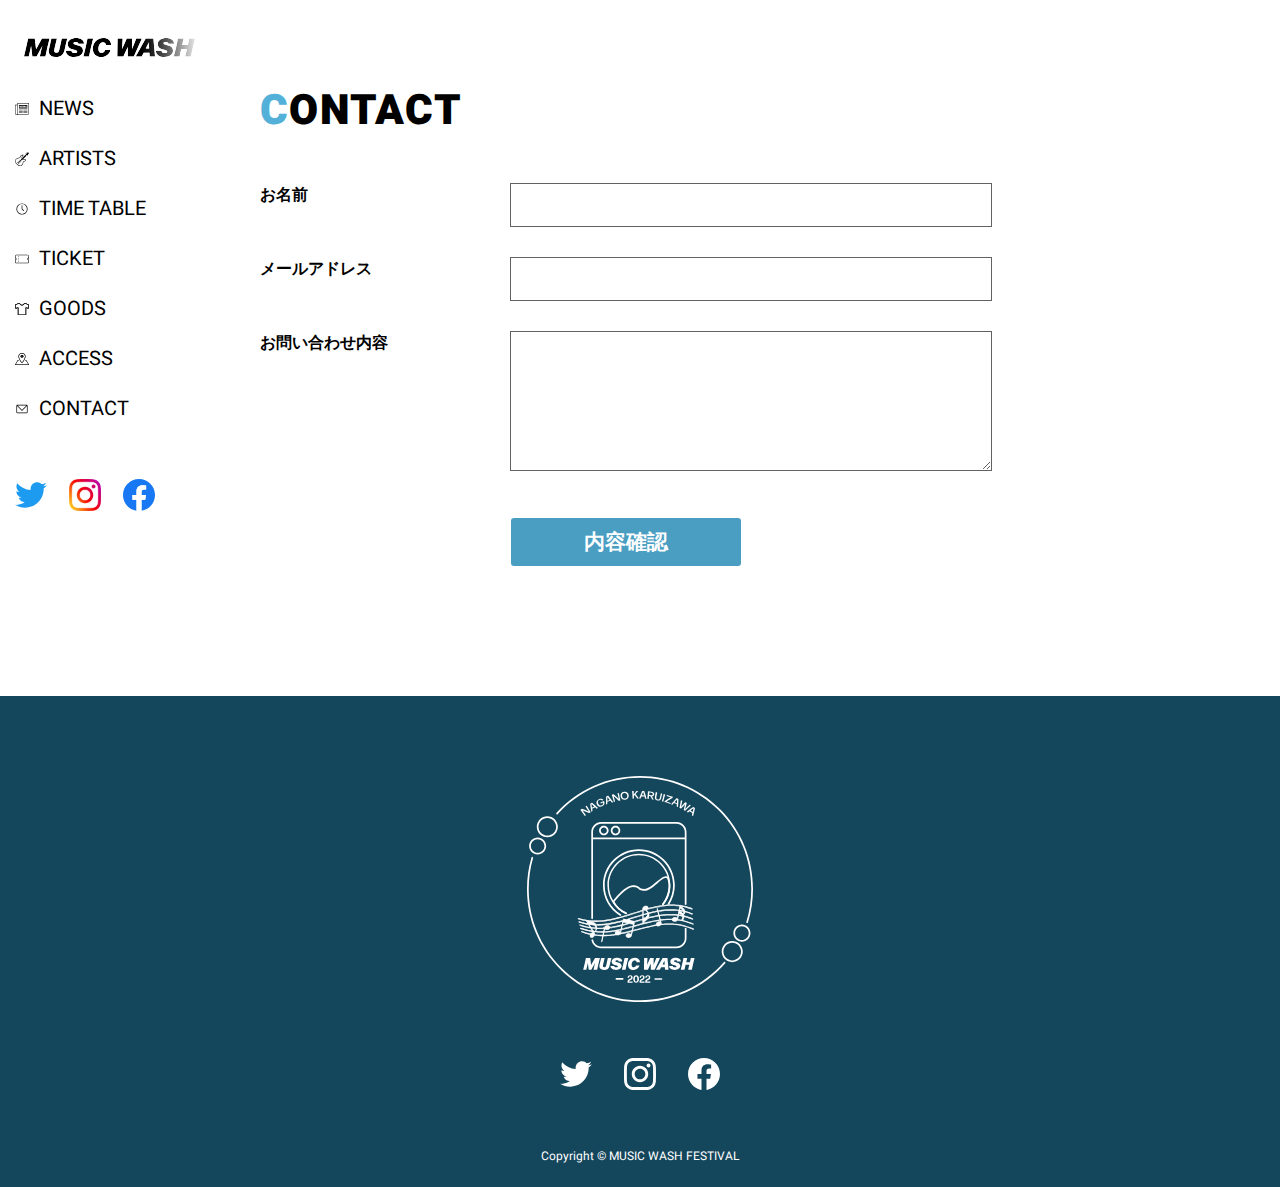
<file: contact.html>
<!DOCTYPE html>
<html>
  <head>
    <meta charset="UTF-8" />
    <meta http-equiv="X-UA-Compatible" content="IE=edge" />
    <meta name="viewport" content="width=device-width, initial-scale=1.0" />
    <meta name="robots" content="noindex, nofollow" />
    <meta name="description" content="MUSIC WASHへのお問い合わせはこちらからお願いします。" />
    <title>【MUSIC WASH】お問い合わせフォーム 入力画面</title>
    <link rel="stylesheet" href="css/reset.css" />
    <link rel="stylesheet" href="css/style.css" />
		<link
      rel="stylesheet"
      href="https://cdnjs.cloudflare.com/ajax/libs/font-awesome/6.1.2/css/all.min.css"
      integrity="sha512-1sCRPdkRXhBV2PBLUdRb4tMg1w2YPf37qatUFeS7zlBy7jJI8Lf4VHwWfZZfpXtYSLy85pkm9GaYVYMfw5BC1A=="
      crossorigin="anonymous"
      referrerpolicy="no-referrer"
    />
    <script src="https://ajax.googleapis.com/ajax/libs/jquery/3.6.0/jquery.min.js"></script>
    <script src="js/script.js" defer></script>
  </head>
  <body class="contact">
    <!-- ハンバーガークリックで表示されるレイヤー -->
    <div id="coverlayer"></div>
    <!--ハンバーガーボタン-->
    <div class="btnHamburger">
      <span class="line line_01"></span>
      <span class="line line_02"></span>
      <span class="line line_03"></span>
    </div>
    <!--.btnHamburgerの終了タグ-->
    <aside>
      <header>
        <div class="inner">
          <h1>
            <a href="index.html">
              <img
                src="images/logo/logotypo.svg"
                alt="長野県軽井沢の軽井沢中央スキー場で2022年9月3日・4日の2日間開催される音楽フェスティバル「MUSIC WASH」のロゴ"
              />
            </a>
          </h1>
          <a href="index.html#ticket" class="btnTicket"><i class="fa-solid fa-ticket-simple icon"></i>TICKET</a>
        </div>
      </header>
      <div class="drawer_menu">
        <nav>
          <ul>
            <li><img src="images/nav/news_icon.svg" alt="" /><a href="index.html#news">NEWS</a></li>
            <li><img src="images/nav/artist-icon.svg" alt="" /><a href="index.html#artists">ARTISTS</a></li>
            <li><img src="images/nav/time_table_icon.svg" alt="" /><a href="index.html#time_table">TIME&nbsp;TABLE</a></li>
            <li><img src="images/nav/ticket_icon.svg" alt="" /><a href="index.html#ticket">TICKET</a></li>
            <li><img src="images/nav/goods_icon.svg" alt="" /><a href=index.html#goods">GOODS</a></li>
            <li><img src="images/nav/access_icon.svg" alt="" /><a href="index.html#access">ACCESS</a></li>
            <li><img src="images/nav/contact_icon.svg" alt="" /><a href="#">CONTACT</a></li>
          </ul>
        </nav>
        <div class="sns_link">
          <div>
            <a href="https://twitter.com/twitterjp" target="_blank"
              ><img src="images/sns/twitter_blue.svg" alt="Twitterアイコン"
            /></a>
          </div>
          <div>
            <a href="https://www.instagram.com/instagram/" target="_blank"
              ><img src="images/sns/Instagram_gradient@96.png" alt="Instagramアイコン"
            /></a>
          </div>
          <div>
            <a href="https://www.facebook.com/facebook/?brand_redir=123739327653840" target="_blank"
              ><img src="images/sns/facebook_blue.svg" alt="Facebookアイコン"
            /></a>
          </div>
        </div>
      </div>
      <!--.sns_linkの終了タグ-->
    </aside>
    <main>
      <article>
        <div class="inner">
          <h2><span>C</span>ONTACT</h2>
          <form action="confirm.php" method="post" id="contact">
            <dl>
              <dt>お名前</dt>
              <dd>
                <input type="text" name="name" id="name" required />
              </dd>
              <dt>メールアドレス</dt>
              <dd>
                <input type="text" name="email" id="email" required />
              </dd>
              <dt>お問い合わせ内容</dt>
              <dd>
                <textarea name="inquiry_detail" id="inquiry_detail" required></textarea>
              </dd>
            </dl>
            <div class="main_button"><input type="submit" value="内容確認" /></div>
          </form>
        </div>
        <!-- .innerの修了タグ -->
      </article>
    </main>
    <footer>
      <div class="logo"><img src="images/logo/logomark_white.svg" alt="MUSIC WASH FESTIVALのロゴマーク" /></div>
      <div class="sns_link">
        <div>
          <a href="https://twitter.com/twitterjp"><img src="images/sns/twitter_white.svg" alt="Twitterアイコン" /></a>
        </div>
        <div>
          <a href="https://www.instagram.com/instagram/"
            ><img src="images/sns/instagram_white.svg" alt="Instagramアイコン"
          /></a>
        </div>
        <div>
          <a href="https://www.facebook.com/facebook/?brand_redir=123739327653840"
            ><img src="images/sns/facebook_white.svg" alt="Facebookアイコン"
          /></a>
        </div>
      </div>
      <small>Copyright &copy; MUSIC WASH FESTIVAL</small>
    </footer>
    <div class="to_top">
      <a href="#"></a>
    </div>
  </body>
</html>
</file>
<file: css/style.css>
@charset "UTF-8";
/* CSS Document */
/* 基本色 */
/* その他の色 */
/* 共通 */
@font-face {
  font-family: "Heebo";
  src: url("../font/Heebo-Regular.ttf");
}
@font-face {
  font-family: "Heebo-Bold";
  src: url("../font/Heebo-Bold.ttf");
}
@font-face {
  font-family: "Heebo-Black";
  src: url("../font/Heebo-Black.ttf");
}
* {
  box-sizing: border-box;
}

body {
  font-size: 16px;
  color: #000;
  background: #fff;
  line-height: 1.5;
  font-family: "Heebo", "Hiragino Sans", "Hiragino Kaku Gothic ProN", Meiryo, "sans-serif";
  position: relative;
}

img {
  vertical-align: bottom;
  max-width: 100%;
  height: auto;
}

a {
  text-decoration: none;
}

/* iPhoneのSafariで角丸にならないようにする */
input[type=button],
input[type=text],
input[type=submit],
input[type=image],
input[type=email],
textarea {
  -webkit-appearance: none;
  border-radius: 0;
}

/* SP用 */
/* 共通 */
.inner {
  width: 92.523vw;
  margin: 0 auto;
}

/* ドロワーメニューの背景 */
#coverlayer {
  width: 1px;
  background: #fff;
  position: fixed;
  top: 0;
  left: 0;
  bottom: 0;
  opacity: 0;
  transition: 0.5s;
  z-index: 2;
}
#coverlayer.is-active {
  /* 幅を1px→100%に変化させつつ、非表示から表示へ */
  width: 100%;
  opacity: 0.93;
}

.btnHamburger {
  position: absolute;
  top: 13px;
  left: 3.972vw;
  width: 30px; /* クリックエリアの横幅*/
  height: 20px; /* クリックエリアの高さ*/
  cursor: pointer;
  z-index: 2;
  /*ハンバーガーボタンクリック後*/
}
.btnHamburger .line {
  position: absolute;
  top: 0;
  left: 0;
  display: block;
  width: 27px; /* 横幅 */
  height: 4px; /* 1本辺りの高さ */
  background: #000; /* 線の色 */
  transition: 0.3s;
}
.btnHamburger .line_01 {
  top: 0;
}
.btnHamburger .line_02 {
  top: 8px;
}
.btnHamburger .line_03 {
  top: 16px;
}
.btnHamburger.header-fixed {
  position: fixed;
}
.btnHamburger.is-active {
  position: fixed;
}
.btnHamburger.is-active .line_01 {
  top: 8px; /* 上から2番目の線の位置に変更 */
  /* 線を45度回転 */
  transform: rotate(45deg);
}
.btnHamburger.is-active .line_02 {
  opacity: 0; /* 不透明度を下げて線を消す */
}
.btnHamburger.is-active .line_03 {
  top: 8px; /* 上から2番目の線の位置に変更 */
  /* 線を135度回転 */
  transform: rotate(135deg);
}

.drawer_menu {
  position: fixed;
  top: 50px;
  z-index: 2;
  /* 幅の分左にずらした状態で非表示 */
  left: -171px;
  width: 171px;
  opacity: 0;
  transition: 0.5s;
}
.drawer_menu.is-active {
  left: 50%;
  transform: translateX(-50%);
  opacity: 1;
}

nav {
  margin-bottom: 50px;
}
nav ul li {
  display: flex;
  align-items: center;
  margin-bottom: 22px;
}
nav ul li:last-of-type {
  margin-bottom: 0;
}
nav ul li img {
  width: 26px;
  height: 26px;
  -o-object-fit: contain;
     object-fit: contain;
  padding-right: 6px;
}
nav ul li a {
  color: #000;
  font-size: 24px;
  display: block;
}
nav + .sns_link {
  display: flex;
  width: 158px;
  justify-content: space-between;
  margin: 0 auto;
}
nav + .sns_link img {
  width: 32px;
  height: 32px;
  -o-object-fit: contain;
     object-fit: contain;
}

/* ヘッダー */
header {
  height: 48px;
  transition: all 0.5s;
}
header.fixed {
  position: fixed;
  width: 100%;
  top: 0;
  left: 0;
  z-index: 1;
  background-color: #fff;
}
header .inner {
  height: 100%;
  margin: 0 auto;
  position: relative;
}
header h1 {
  width: 144px;
  position: absolute;
  top: 12.25px;
  left: 50%;
  transform: translateX(-50%);
  transition: opacity 0.7s;
}
header h1:hover {
  opacity: 0.7;
}
header h1 img {
  vertical-align: middle;
  transition: 1s;
}
header a.btnTicket {
  position: absolute;
  right: 0;
  top: 10.5px;
  display: block;
  color: white;
  background-color: #e56b36;
  padding: 3px 9px;
  border-radius: 3px;
  font-size: 14px;
  font-family: "Heebo-Bold";
  transition: opacity 0.7s;
}
header a.btnTicket:hover {
  opacity: 0.7;
}
header a.btnTicket .icon {
  padding-right: 4px;
}

/* メインビジュアル */
.top_main {
  height: 139.486vw;
  background-image: -webkit-image-set(url(../images/top_main/top_main_sp@856.jpg) 1x, url(../images/top_main/top_main_sp@856.jpg) 2x, url(../images/top_main/top_main_sp@1284.jpg) 3x);
  background-image: image-set(url(../images/top_main/top_main_sp@856.jpg) 1x, url(../images/top_main/top_main_sp@856.jpg) 2x, url(../images/top_main/top_main_sp@1284.jpg) 3x);
  background-repeat: no-repeat;
  background-size: cover;
  position: relative;
  /* メインビジュアル上の画像・テキスト 共通 */
  /* メインビジュアル上のテキスト 共通 */
}
.top_main .logo,
.top_main .date,
.top_main .time,
.top_main .place,
.top_main .message {
  position: absolute;
  left: 50%;
  transform: translateX(-50%);
}
.top_main .date,
.top_main .time,
.top_main .place {
  color: #fff;
  /* テキストの折返しをなくす */
  white-space: nowrap;
  text-shadow: 0px 4px 4px rgba(25, 53, 45, 0.8);
}
.top_main .logo {
  width: 61.215vw;
  top: 14.019vw;
}
.top_main .date {
  font-size: 9.346vw;
  font-family: "Heebo-Black";
  top: 80.14vw;
}
.top_main .date .day {
  font-size: 5.374vw;
  padding: 0 0.2em;
}
.top_main .date .symbol {
  padding-right: 0.2em;
}
.top_main .time {
  font-size: 3.738vw;
  font-family: "Heebo-Bold";
  position: absolute;
  top: 92.757vw;
}
.top_main .time span {
  font-size: 4.206vw;
  padding: 0 0.2em;
}
.top_main .place {
  font-size: 4.206vw;
  font-weight: bold;
  position: absolute;
  top: 97.897vw;
}
.top_main .message {
  position: absolute;
  top: 120.327vw;
}
.top_main .message img {
  width: 59.579vw;
  height: 6.843vw;
  -o-object-fit: contain;
     object-fit: contain;
}

/* SNSシェア */
.sns_share {
  background-color: #000;
  padding: 16px 0;
}
.sns_share ul {
  display: flex;
  flex-wrap: wrap;
  justify-content: center;
  gap: 10px 4.673vw;
}
.sns_share ul li {
  display: flex;
  align-items: center;
  justify-content: center;
  width: 40.888vw;
  padding: 16px 0;
  border: 2px solid #fff;
  border-radius: 3px;
  transition: opacity 0.7s;
}
.sns_share ul li:hover {
  opacity: 0.7;
}
.sns_share ul li img {
  width: 32px;
  height: 32px;
  -o-object-fit: contain;
     object-fit: contain;
}
.sns_share ul li a {
  color: #fff;
  display: block;
  padding-left: 1em;
}

article {
  /* article 共通 */
  /* article:NEWS */
  /* article:ARTISTS */
  /* article:TIME TABLE */
}
article[id] {
  padding: 60px 0 100px;
}
article h2 {
  font-family: "Heebo-Black";
  font-size: 32px;
  letter-spacing: 0.02em;
  margin-bottom: 30px;
  text-align: center;
}
article#news h2 span {
  color: #4a9ec2;
}
article#news dl dt {
  font-size: 16px;
  font-family: "Heebo-Bold";
}
article#news dl dd {
  margin-bottom: 20px;
}
article#news dl dd:last-of-type {
  margin-bottom: 0;
}
article#news dl dd a {
  text-decoration: underline;
  color: #000;
}
article#artists h2 {
  margin-bottom: 51px;
}
article#artists h2 span {
  color: #cc8262;
}
article#artists section {
  border: 4px solid #000;
  position: relative;
  padding: 67px 0 85px;
  display: flex;
  flex-wrap: wrap;
  justify-content: center;
  gap: 36px 2.336vw;
}
article#artists section:first-of-type {
  margin-bottom: 63px;
}
article#artists section h3 {
  font-family: "Heebo-Bold";
  font-size: 27px;
  background-color: #fff;
  padding: 10px;
  display: inline-block;
  position: absolute;
  top: 0;
  left: 50%;
  transform: translate(-50%, -50%);
}
article#artists section > div {
  width: 41.355vw;
  text-align: center;
}
article#artists section > div > div {
  margin-bottom: 1.5px;
}
article#artists section > div > p {
  font-family: "Heebo-Bold";
}
article#time_table .inner {
  display: flex;
  flex-wrap: wrap;
  justify-content: space-between;
}
article#time_table h2 {
  width: 100%;
}
article#time_table h2 span {
  color: #4a9ec2;
}
article#time_table .date_select,
article#time_table .date_label {
  font-size: 24px;
  font-family: "Heebo-Bold";
  width: 44.159vw;
  border-radius: 3px;
  text-align: center;
  padding: 6px 0;
  margin-bottom: 30px;
}
article#time_table .date_select span,
article#time_table .date_label span {
  font-size: 16px;
  padding-left: 0.3em;
}
article#time_table .date_labels {
  display: none;
}
article#time_table .date_select {
  color: #848484;
  background-color: #d5d5d5;
  cursor: pointer;
  transition: 0.8s;
}
article#time_table .date_select:hover {
  opacity: 0.8;
}
article#time_table .date_select.is_active {
  color: #fff;
  background-color: #000;
}
article .time_table {
  display: none;
  width: 100%;
}
article .time_table.day_1 {
  display: block;
}
article .time_table .time_table_row {
  display: flex;
  height: 60px;
}
article .time_table .time_table_row.heading {
  height: 32px;
  margin-bottom: 10px;
}
article .time_table .time_table_row.heading .stage > div {
  color: #fff;
  text-align: center;
  line-height: 32px;
  font-family: "Heebo-Bold";
}
article .time_table .time_table_row.heading .stage.stage_1 {
  background-color: #4a9ec2;
}
article .time_table .time_table_row.heading .stage.stage_2 {
  background-color: #cc8262;
}
article .time_table .time_table_row:nth-of-type(2) .stage_2 {
  position: relative;
}
article .time_table .time_table_row:nth-of-type(2) .stage_2::after {
  content: "OPEN 9:30 / START 10:00";
  position: absolute;
  top: 50%;
  left: 0;
  transform: translate(-50%, -50%);
  /* テキストの折返しをなくす */
  white-space: nowrap;
  background-color: #fff;
  font-size: 14px;
  padding: 4px 8px;
}
article .time_table .time_table_row .time {
  width: 17.1717171717%;
  text-align: center;
  font-size: 14px;
}
article .time_table .time_table_row .time > div {
  transform: translateY(-50%);
}
article .time_table .time_table_row .stage {
  width: 41.4141414141%;
  position: relative;
}
article .time_table .time_table_row .stage .artist_name {
  padding: 2.5px 0 0 8px;
  height: 100%;
  font-family: "Heebo-Bold";
}
article .time_table .time_table_row .stage .time_label {
  position: absolute;
  top: 0;
  left: 0;
  transform: translateY(-100%);
  font-size: 12px;
  padding: 2px 8px;
  color: #fff;
}
article .time_table .time_table_row .stage.stage_1 {
  background-color: #cfe9f5;
}
article .time_table .time_table_row .stage.stage_1 .artist_name {
  background-color: #52b0d9;
}
article .time_table .time_table_row .stage.stage_1 .time_label {
  background-color: #14465c;
}
article .time_table .time_table_row .stage.stage_2 {
  background-color: #f9dacc;
}
article .time_table .time_table_row .stage.stage_2 .artist_name {
  background-color: #ed9772;
}
article .time_table .time_table_row .stage.stage_2 .time_label {
  background-color: #a13f15;
}
article#ticket h2 {
  width: 100%;
}
article#ticket h2 span {
  color: #cc8262;
}
article#ticket .tickets {
  display: flex;
  flex-wrap: wrap;
  justify-content: space-between;
  row-gap: 20px;
  margin-bottom: 30px;
}
article#ticket .tickets section.ticket {
  width: 100%;
  border: 3px solid #000;
  border-radius: 10px;
  padding: 30px 0;
  text-align: center;
}
article#ticket .tickets section.ticket h3 {
  font-size: 23px;
  margin-bottom: 8px;
}
article#ticket .tickets section.ticket h3 span {
  font-size: 34px;
  font-family: "Heebo-Black";
  padding-right: 0.2em;
}
article#ticket .tickets section.ticket h3 span.day_1 {
  color: #4a9ec2;
}
article#ticket .tickets section.ticket h3 span.day_2 {
  color: #cc8262;
}
article#ticket .tickets section.ticket p {
  font-size: 20px;
  font-weight: bold;
  font-family: "Heebo-Bold", "Hiragino Sans", "Hiragino Kaku Gothic ProN", Meiryo, "sans-serif";
}
article#ticket .tickets section.ticket p span {
  font-size: 32px;
  font-family: "Heebo-Bold";
  padding-left: 0.5em;
}
article#ticket .note p {
  font-size: 14px;
}
article#ticket .note p:last-of-type {
  margin-bottom: 79px;
}
article#ticket .buy_ticket .heading {
  font-size: 26px;
  font-family: "Heebo-Black";
  background-color: #000;
  color: #fff;
  padding: 14px 0;
  text-align: center;
  margin-bottom: 20px;
}
article#ticket .buy_ticket ul li a {
  display: block;
  cursor: pointer;
  padding: 14px 0;
  font-size: 18px;
  font-weight: bold;
  background-color: #e56b36;
  box-shadow: 0 6px 0 #a13f15;
  color: #fff;
  text-align: center;
  width: 83.645vw;
  margin: 0 auto 16px;
  border-radius: 8px;
  position: relative;
  transition: 0.3s;
}
article#ticket .buy_ticket ul li a:hover {
  box-shadow: none;
  transform: translateY(6px);
}
article#ticket .buy_ticket ul li a::after {
  content: "\f138";
  font-family: "Font Awesome 5 Free";
  font-weight: 900;
  position: absolute;
  top: 50%;
  right: 20px;
  transform: translateY(-50%);
}
article#ticket .buy_ticket ul li:last-of-type a {
  margin-bottom: 0;
}
article#goods {
  background-color: #cfe9f5;
}
article#goods h2 {
  position: relative;
}
article#goods h2::after {
  content: "";
  width: 3.5em;
  height: 6px;
  background-color: #52b0d9;
  position: absolute;
  bottom: 0;
  left: 50%;
  transform: translate(-50%, -100%);
}
article#goods .goods_outer {
  display: flex;
  flex-wrap: wrap;
  justify-content: space-between;
  row-gap: 40px;
}
article#goods .goods_outer .goods {
  width: 44.3925233645vw;
}
article#goods .goods_outer .goods-image {
  height: 44.3925233645vw;
  background-color: #fff;
  display: flex;
  justify-content: center;
  align-items: center;
}
article#goods .goods_outer .goods-image img {
  width: 91.578%;
  height: 91.578%;
  -o-object-fit: contain;
     object-fit: contain;
}
article#goods .goods_outer .goods h3,
article#goods .goods_outer .goods p {
  text-align: center;
  font-family: "Heebo-Bold", "Hiragino Sans", "Hiragino Kaku Gothic ProN", Meiryo, "sans-serif";
  font-weight: bold;
}
article#goods .goods_outer .goods-name {
  font-size: 15px;
  padding: 10px 0;
}
article#goods .goods_outer .goods-size, article#goods .goods_outer .goods-price {
  font-size: 13px;
}
article#goods .goods_outer .goods-size {
  padding-bottom: 4px;
}
article#access h2 span {
  color: #cc8262;
}
article#access section.place h3 {
  font-size: 22px;
  font-weight: bold;
  text-align: center;
  margin-bottom: 10px;
}
article#access section.place p.address {
  margin-bottom: 20px;
}
article#access section.place iframe.map {
  width: 100%;
  height: 75vw;
  margin-bottom: 40px;
}
article#access section.place section.traffic_access:first-of-type {
  margin-bottom: 24px;
}
article#access section.place section.traffic_access h4 {
  font-weight: bold;
}
article#access section.place section.traffic_access p {
  margin-bottom: 24px;
}
article#access section.place section.traffic_access p:last-of-type {
  margin-bottom: 0;
}

.outline {
  padding: 54px 0 101px;
  position: relative;
}
.outline::before {
  content: "";
  width: 92.523vw;
  height: 2px;
  background-color: #bcbcbc;
  position: absolute;
  top: 0;
  left: 50%;
  transform: translateX(-50%);
}
.outline p {
  font-weight: bold;
  font-family: "Heebo-Bold", "Hiragino Sans", "Hiragino Kaku Gothic ProN", Meiryo, "sans-serif";
}
.outline p:last-of-type {
  margin-bottom: 1.5em;
}
.outline dl {
  font-size: 13px;
  display: flex;
  flex-wrap: wrap;
}
.outline dl dt {
  width: 6em;
}
.outline dl dt.sponsor {
  height: 11.215vw;
  position: relative;
}
.outline dl dt.sponsor div {
  position: absolute;
  left: 0;
  bottom: 0;
}
.outline dl dd {
  width: calc(100% - 6em);
}
.outline dl dd.sponsor img {
  width: 18.224vw;
  height: 11.215vw;
  -o-object-fit: contain;
     object-fit: contain;
}

footer {
  background: #14465c;
  padding: 40px 0 20px;
  text-align: center;
}
footer .logo img {
  width: 49.533vw;
  height: 49.533vw;
  -o-object-fit: contain;
     object-fit: contain;
  margin-bottom: 26px;
}
footer .sns_link {
  display: flex;
  justify-content: center;
  margin-bottom: 37px;
}
footer .sns_link div {
  padding: 16px;
}
footer .sns_link div img {
  width: 32px;
  height: 32px;
  -o-object-fit: contain;
     object-fit: contain;
}
footer small {
  color: #fff;
  font-size: 12px;
}

[id^=modal] {
  display: none;
}

.modal_container {
  padding: 100px 0;
  text-align: center;
}
.modal_container .artist_img {
  width: 65.654vw;
  margin: 0 auto;
}
.modal_container p.artist_name {
  font-family: "heebo-Bold";
  font-size: 22px;
  margin-bottom: 30px;
  text-align: center;
}
.modal_container .sns_link {
  display: flex;
  justify-content: center;
  margin: 0 auto 10px;
}
.modal_container .sns_link div {
  padding: 16px;
}
.modal_container .sns_link div img {
  width: 32px;
  height: 32px;
  -o-object-fit: contain;
     object-fit: contain;
}
.modal_container a.official_site_link {
  color: #000;
  text-decoration: underline;
}

.to_top {
  width: 40px;
  line-height: 40px;
  height: 40px;
  text-align: center;
  border-radius: 50%;
  background-color: #fff;
  position: fixed;
  z-index: 1;
  bottom: 10px;
  right: 10px;
  border: 3px solid #000;
  box-sizing: content-box;
  /* 初期表示の際は非表示にする */
  display: none;
}
.to_top a {
  display: block;
}
.to_top a::before {
  content: "\f077";
  font-family: "Font Awesome 5 Free";
  font-weight: 900;
  font-size: 20px;
}

.fade_off {
  opacity: 0;
  transform: translateY(50px);
  transition: 1s;
}

.fade_on {
  opacity: 1;
  transform: translateY(0px);
}

body.contact .main_button {
  text-align: center;
}
body.contact .main_button input[type=submit],
body.contact .main_button input[type=button] {
  color: #fff;
  background-color: #4a9ec2;
  border: none;
  border-radius: 3px;
  cursor: pointer;
  width: 44.393vw;
  padding: 10px 0;
  font-weight: bold;
  transition: opacity 0.7s;
}
body.contact .main_button input[type=submit]:hover,
body.contact .main_button input[type=button]:hover {
  opacity: 0.7;
}
body.contact main article {
  padding: 60px 0 100px;
}
body.contact main article h2 span {
  color: #52b0d9;
}
body.contact main article form dl {
  margin-bottom: 30px;
}
body.contact main article form dl dt {
  font-weight: bold;
  margin-bottom: 10px;
}
body.contact main article form dl dd {
  width: 100%;
  margin-bottom: 24px;
}
body.contact main article form dl dd:last-of-type {
  margin-bottom: 0;
}
body.contact main article form dl dd input,
body.contact main article form dl dd textarea {
  width: 100%;
  border: 1px solid #626262;
}
body.contact main article form dl dd input {
  height: 44px;
}
body.contact main article form dl dd textarea {
  height: 140px;
}
body.contact-confirm main article form dl {
  margin-bottom: 80px;
}
body.contact-confirm main article form .main_button {
  margin-bottom: 32.5px;
}
body.contact-confirm main article form .back_button input {
  border: none;
  background-color: #bcbcbc;
  width: 20.327vw;
  padding: 8px 0;
  border-radius: 3px;
  cursor: pointer;
  font-weight: bold;
  color: #000;
  transition: opacity 0.7s;
}
body.contact-confirm main article form .back_button input:hover {
  opacity: 0.7;
}
body.contact-complete .message {
  display: flex;
  justify-content: center;
  margin-bottom: 60px;
}

/*
TAB用
 */
@media screen and (min-width: 600px) {
  /* 共通 */
  .inner {
    width: 94.005vw;
  }
  .btnHamburger {
    left: 2.878vw;
  }
  .drawer_menu {
    top: 100px;
  }
  /* メインビジュアル */
  .top_main {
    height: 81.535vw;
    background-image: url(../images/top_main/top_main_tab@1668.jpg);
  }
  .top_main .logo {
    width: 35.252vw;
    top: 8.993vw;
  }
  .top_main .date {
    font-size: 6.715vw;
    top: 45.5vw;
  }
  .top_main .date .day {
    font-size: 3.837vw;
  }
  .top_main .time {
    font-size: 2.998vw;
    top: 54vw;
  }
  .top_main .time span {
    font-size: 2.638vw;
  }
  .top_main .place {
    font-size: 2.998vw;
    top: 59.952vw;
  }
  .top_main .message {
    width: 42.806vw;
    top: 70.743vw;
  }
  /* SNSシェア */
  .sns_share ul {
    -moz-column-gap: 3.957vw;
         column-gap: 3.957vw;
  }
  .sns_share ul li {
    width: 20.983vw;
  }
  article {
    /* article 共通 */
    /* article:ARTISTS */
    /* article:TIME TABLE */
  }
  article[id] {
    padding: 80px 0 130px;
  }
  article h2 {
    font-size: 42px;
    letter-spacing: 0.03em;
    text-align: left;
    margin-bottom: 40px;
  }
  article#artists h2 {
    margin-bottom: 71px;
  }
  article#artists section {
    justify-content: space-between;
    gap: 0;
    row-gap: 36px;
  }
  article#artists section:first-of-type {
    margin-bottom: 81px;
  }
  article#artists section h3 {
    font-size: 35px;
  }
  article#artists section > div {
    width: 29.257vw;
  }
  article#artists section > div > div {
    margin-bottom: 2px;
    padding: 1.199vw 1.559vw;
  }
  article#time_table .date_select {
    display: none;
  }
  article#time_table .date_labels {
    width: 100%;
    display: flex;
    justify-content: space-between;
  }
  article#time_table .date_labels .date_label_outer {
    width: 45.444vw;
  }
  article#time_table .date_labels .date_label_outer .date_label {
    margin: 0 auto 30px;
    color: #fff;
    background-color: #000;
    width: 22.662vw;
  }
  article#time_table .time_table {
    width: 45.444vw;
  }
  article#time_table .time_table.day_2 {
    display: block;
  }
  article#ticket .tickets {
    row-gap: 30px;
  }
  article#ticket .tickets section.ticket {
    width: 45.444vw;
  }
  article#ticket .note p {
    font-size: 16px;
  }
  article#ticket .note p:last-of-type {
    margin-bottom: 100px;
  }
  article#ticket .buy_ticket .heading {
    font-size: 33px;
    padding: 20px 0;
    margin-bottom: 40px;
  }
  article#ticket .buy_ticket ul li a {
    padding: 19px 0;
    font-size: 23px;
    box-shadow: 0 9px 0 #a13f15;
    width: 61.871vw;
    margin-bottom: 48px;
  }
  article#ticket .buy_ticket ul li a::after {
    right: 22px;
  }
  article#goods h2::after {
    left: 0%;
    transform: translate(0, -100%);
  }
  article#goods .goods_outer::after {
    display: block;
    content: "";
    width: 29.376498801vw;
  }
  article#goods .goods_outer .goods {
    width: 29.376498801vw;
  }
  article#goods .goods_outer .goods-image {
    height: 29.376498801vw;
  }
  article#access section.place h3 {
    font-size: 28px;
    text-align: left;
  }
  article#access section.place iframe.map {
    height: 50vw;
  }
  .outline {
    padding: 80px 0 130px;
  }
  .outline::before {
    width: 94.005vw;
  }
  .outline dl dt.sponsor {
    height: 5.755vw;
  }
  .outline dl dd.sponsor img {
    width: 9.353vw;
    height: 5.755vw;
  }
  footer {
    padding-top: 80px;
  }
  footer .logo img {
    width: 26.019vw;
    height: 26.019vw;
    margin-bottom: 40px;
  }
  body.contact .main_button input[type=submit],
body.contact .main_button input[type=button] {
    width: 21.583vw;
    padding: 10px 0;
    font-size: 18px;
  }
  body.contact main article {
    padding: 80px 0 130px;
  }
  body.contact main article form {
    width: 86.091vw;
  }
  body.contact main article form dl {
    margin-bottom: 40px;
    display: flex;
    flex-wrap: wrap;
    row-gap: 30px;
  }
  body.contact main article form dl dt {
    width: 37.4651810585%;
    margin-bottom: 0;
  }
  body.contact main article form dl dd {
    width: 62.5348189415%;
    margin-bottom: 0;
  }
  body.contact-confirm main article form dl {
    margin-bottom: 98px;
  }
  body.contact-confirm main article form .main_button {
    margin-bottom: 30px;
  }
  body.contact-confirm main article form .back_button input {
    width: 8.153vw;
  }
  body.contact-complete main article {
    padding: 80px 0 321px;
  }
  body.contact-complete main article h2 {
    margin-bottom: 60px;
  }
  body.contact-complete main article .message {
    justify-content: left;
  }
}
/*
PC用
*/
@media screen and (min-width: 978px) {
  /* 共通 */
  .inner {
    width: 978px;
  }
  header .inner {
    width: 95%;
  }
  .btnHamburger {
    left: 2.5%;
  }
  /* メインビジュアル */
  .top_main {
    width: 100%;
    height: 0;
    padding-top: 62.6151012891%;
    background-size: cover;
    background-position: center center;
    background-image: url(../images/top_main/top_main_pc@1600.jpg);
  }
  .top_main .logo {
    width: 27.072vw;
    top: 7.551vw;
  }
  .top_main .date {
    font-size: 5.157vw;
    top: 35.5vw;
  }
  .top_main .date .day {
    font-size: 2.947vw;
  }
  .top_main .time {
    font-size: 2.026vw;
    top: 41.5vw;
  }
  .top_main .time span {
    font-size: 2.302vw;
  }
  .top_main .place {
    font-size: 2.302vw;
    top: 46.869vw;
  }
  .top_main .message {
    width: 32.873vw;
    top: 55.341vw;
  }
  .sns_share ul {
    -moz-column-gap: 33px;
         column-gap: 33px;
  }
  .sns_share ul li {
    width: 175px;
  }
  article {
    /* article 共通 */
    /* article:ARTISTS */
    /* article:TIME TABLE */
  }
  article h2 {
    margin-bottom: 40px;
  }
  article#artists section > div {
    width: 230px;
  }
  article#artists section > div > div {
    padding: 10px 13px;
  }
  article#time_table .date_labels .date_label_outer {
    width: 415.5px;
  }
  article#time_table .date_labels .date_label_outer .date_label {
    width: 189px;
  }
  article#time_table .time_table {
    width: 415.5px;
  }
  article#ticket .tickets {
    row-gap: 0;
  }
  article#ticket .tickets section.ticket {
    width: 312px;
  }
  article#ticket .buy_ticket ul li a {
    width: 479px;
  }
  article#goods .goods_outer::after {
    display: none;
  }
  article#goods .goods_outer .goods {
    width: 229px;
  }
  article#goods .goods_outer .goods-image {
    height: 229px;
  }
  article#access section.place iframe.map {
    height: 417px;
  }
  .outline::before {
    width: 978px;
  }
  .outline dl dt.sponsor {
    height: 42px;
  }
  .outline dl dd.sponsor img {
    width: 78px;
    height: 42px;
  }
  footer .logo img {
    width: 226px;
    height: 226px;
  }
  .modal_container .artist_img {
    width: 281px;
  }
  body.contact .main_button input[type=submit],
body.contact .main_button input[type=button] {
    width: 230px;
    font-size: 21px;
  }
  body.contact main article form {
    width: 732px;
  }
  body.contact main article form dl dt {
    width: 34.1530054645%;
  }
  body.contact main article form dl dd {
    width: 65.8469945355%;
  }
  body.contact-confirm main article form .back_button input {
    width: 66px;
  }
  body.contact-complete main article {
    padding: 80px 0 195px;
  }
  body.contact-complete main article .main_button {
    width: 732px;
  }
}
@media screen and (min-width: 1179px) {
  body {
    display: flex;
    flex-wrap: wrap;
    justify-content: flex-end;
  }
  aside {
    width: 17.048346056%;
    padding: 35px 15px 20px;
    position: fixed;
    top: 0;
    left: 0;
    background-color: #fff;
  }
  .top_main,
.sns_share,
main {
    width: 82.951653944%;
  }
  footer {
    width: 100%;
  }
  .btnHamburger {
    display: none;
  }
  header {
    height: auto;
  }
  header h1 {
    width: 171px;
    position: static;
    transform: translateX(0);
    margin: 0 auto 35px;
  }
  header a.btnTicket {
    display: none;
  }
  .drawer_menu {
    position: static;
    opacity: 1;
    transition: 0;
  }
  nav {
    margin-bottom: 55px;
  }
  nav ul li {
    margin-bottom: 20px;
  }
  nav ul li img {
    width: 24px;
    height: 24px;
    padding-right: 10px;
  }
  nav ul li a {
    font-size: 20px;
  }
  nav + .sns_link {
    width: 140px;
    margin: 0;
  }
  /* メインビジュアル */
  .top_main .message {
    top: 54vw;
  }
}/*# sourceMappingURL=style.css.map */
</file>
<file: css/modaal.css>
/*!
	Modaal - accessible modals - v0.4.4
	by Humaan, for all humans.
	http://humaan.com
 */

.modaal-noscroll {
	overflow: hidden;
}

.modaal-accessible-hide {
	position: absolute !important;
	clip: rect(1px 1px 1px 1px); /* IE6, IE7 */
	clip: rect(1px, 1px, 1px, 1px);
	padding: 0 !important;
	border: 0 !important;
	height: 1px !important;
	width: 1px !important;
	overflow: hidden;
}

.modaal-overlay {
	position: fixed;
	top: 0;
	left: 0;
	width: 100%;
	height: 100%;
	z-index: 999;
	opacity: 0;
}

.modaal-wrapper {
	display: block;
	position: fixed;
	top: 0;
	left: 0;
	width: 100%;
	height: 100%;
	z-index: 9999;
	overflow: auto;
	opacity: 1;
	box-sizing: border-box;
	-webkit-overflow-scrolling: touch;
	-webkit-transition: all 0.3s ease-in-out;
	transition: all 0.3s ease-in-out;
}

.modaal-wrapper * {
	box-sizing: border-box;
	-webkit-font-smoothing: antialiased;
	-moz-osx-font-smoothing: grayscale;
	-webkit-backface-visibility: hidden;
}

.modaal-wrapper .modaal-close {
	border: none;
	background: transparent;
	padding: 0;
	-webkit-appearance: none;
}

.modaal-wrapper.modaal-start_none {
	display: none;
	opacity: 1;
}

.modaal-wrapper.modaal-start_fade {
	opacity: 0;
}

.modaal-wrapper *[tabindex="0"] {
	outline: none !important;
}

.modaal-wrapper.modaal-fullscreen {
	overflow: hidden;
}

.modaal-outer-wrapper {
	display: table;
	position: relative;
	width: 100%;
	height: 100%;
}

.modaal-fullscreen .modaal-outer-wrapper {
	display: block;
}

.modaal-inner-wrapper {
	display: table-cell;
	width: 100%;
	height: 100%;
	position: relative;
	vertical-align: middle;
	text-align: center;
	padding: 80px 25px;
}

.modaal-fullscreen .modaal-inner-wrapper {
	padding: 0;
	display: block;
	vertical-align: top;
}

.modaal-container {
	position: relative;
	display: inline-block;
	width: 100%;
	margin: auto;
	text-align: left;
	color: #000;
	max-width: 1000px;
	border-radius: 0px;
	background: #fff;
	box-shadow: 0 4px 15px rgba(0, 0, 0, 0.2);
	cursor: auto;
}

.modaal-container.is_loading {
	height: 100px;
	width: 100px;
	overflow: hidden;
}

.modaal-fullscreen .modaal-container {
	max-width: none;
	height: 100%;
	overflow: auto;
}

.modaal-close {
	position: fixed;
	right: 20px;
	top: 20px;
	color: #fff;
	cursor: pointer;
	opacity: 1;
	width: 50px;
	height: 50px;
	background: rgba(0, 0, 0, 0);
	border-radius: 100%;
	-webkit-transition: all 0.2s ease-in-out;
	transition: all 0.2s ease-in-out;
}

.modaal-close:focus,
.modaal-close:hover {
	outline: none;
	background: #fff;
}

.modaal-close:focus:before,
.modaal-close:focus:after,
.modaal-close:hover:before,
.modaal-close:hover:after {
	background: #b93d0c;
}

.modaal-close span {
	position: absolute !important;
	clip: rect(1px 1px 1px 1px); /* IE6, IE7 */
	clip: rect(1px, 1px, 1px, 1px);
	padding: 0 !important;
	border: 0 !important;
	height: 1px !important;
	width: 1px !important;
	overflow: hidden;
}

.modaal-close:before,
.modaal-close:after {
	display: block;
	content: " ";
	position: absolute;
	top: 14px;
	left: 23px;
	width: 4px;
	height: 22px;
	border-radius: 4px;
	background: #fff;
	-webkit-transition: background 0.2s ease-in-out;
	transition: background 0.2s ease-in-out;
}

.modaal-close:before {
	-webkit-transform: rotate(-45deg);
	-ms-transform: rotate(-45deg);
	transform: rotate(-45deg);
}

.modaal-close:after {
	-webkit-transform: rotate(45deg);
	-ms-transform: rotate(45deg);
	transform: rotate(45deg);
}

.modaal-fullscreen .modaal-close {
	background: #afb7bc;
	right: 10px;
	top: 10px;
}

.modaal-content-container {
	padding: 30px;
}

.modaal-confirm-wrap {
	padding: 30px 0 0;
	text-align: center;
	font-size: 0;
}

.modaal-confirm-btn {
	font-size: 14px;
	display: inline-block;
	margin: 0 10px;
	vertical-align: middle;
	cursor: pointer;
	border: none;
	background: transparent;
}

.modaal-confirm-btn.modaal-ok {
	padding: 10px 15px;
	color: #fff;
	background: #555;
	border-radius: 3px;
	-webkit-transition: background 0.2s ease-in-out;
	transition: background 0.2s ease-in-out;
}

.modaal-confirm-btn.modaal-ok:hover {
	background: #2f2f2f;
}

.modaal-confirm-btn.modaal-cancel {
	text-decoration: underline;
}

.modaal-confirm-btn.modaal-cancel:hover {
	text-decoration: none;
	color: #2f2f2f;
}

.modaal-instagram .modaal-container {
	width: auto;
	background: transparent;
	box-shadow: none !important;
}

.modaal-instagram .modaal-content-container {
	padding: 0;
	background: transparent;
}

.modaal-instagram .modaal-content-container > blockquote {
	width: 1px !important;
	height: 1px !important;
	opacity: 0 !important;
}

.modaal-instagram iframe {
	opacity: 0;
	margin: -6px !important;
	border-radius: 0 !important;
	width: 1000px !important;
	max-width: 800px !important;
	box-shadow: none !important;
	-webkit-animation: instaReveal 1s linear forwards;
	animation: instaReveal 1s linear forwards;
}

.modaal-image .modaal-inner-wrapper {
	padding-left: 140px;
	padding-right: 140px;
}

.modaal-image .modaal-container {
	width: auto;
	max-width: 100%;
}

.modaal-gallery-wrap {
	position: relative;
	color: #fff;
}

.modaal-gallery-item {
	display: none;
}

.modaal-gallery-item img {
	display: block;
}

.modaal-gallery-item.is_active {
	display: block;
}

.modaal-gallery-label {
	position: absolute;
	left: 0;
	width: 100%;
	margin: 20px 0 0;
	font-size: 18px;
	text-align: center;
	color: #fff;
}

.modaal-gallery-label:focus {
	outline: none;
}

.modaal-gallery-control {
	position: absolute;
	top: 50%;
	-webkit-transform: translateY(-50%);
	-ms-transform: translateY(-50%);
	transform: translateY(-50%);
	opacity: 1;
	cursor: pointer;
	color: #fff;
	width: 50px;
	height: 50px;
	background: rgba(0, 0, 0, 0);
	border: none;
	border-radius: 100%;
	-webkit-transition: all 0.2s ease-in-out;
	transition: all 0.2s ease-in-out;
}

.modaal-gallery-control.is_hidden {
	opacity: 0;
	cursor: default;
}

.modaal-gallery-control:focus,
.modaal-gallery-control:hover {
	outline: none;
	background: #fff;
}

.modaal-gallery-control:focus:before,
.modaal-gallery-control:focus:after,
.modaal-gallery-control:hover:before,
.modaal-gallery-control:hover:after {
	background: #afb7bc;
}

.modaal-gallery-control span {
	position: absolute !important;
	clip: rect(1px 1px 1px 1px); /* IE6, IE7 */
	clip: rect(1px, 1px, 1px, 1px);
	padding: 0 !important;
	border: 0 !important;
	height: 1px !important;
	width: 1px !important;
	overflow: hidden;
}

.modaal-gallery-control:before,
.modaal-gallery-control:after {
	display: block;
	content: " ";
	position: absolute;
	top: 16px;
	left: 25px;
	width: 4px;
	height: 18px;
	border-radius: 4px;
	background: #fff;
	-webkit-transition: background 0.2s ease-in-out;
	transition: background 0.2s ease-in-out;
}

.modaal-gallery-control:before {
	margin: -5px 0 0;
	-webkit-transform: rotate(-45deg);
	-ms-transform: rotate(-45deg);
	transform: rotate(-45deg);
}

.modaal-gallery-control:after {
	margin: 5px 0 0;
	-webkit-transform: rotate(45deg);
	-ms-transform: rotate(45deg);
	transform: rotate(45deg);
}

.modaal-gallery-next-inner {
	left: 100%;
	margin-left: 40px;
}

.modaal-gallery-next-outer {
	right: 45px;
}

.modaal-gallery-prev:before,
.modaal-gallery-prev:after {
	left: 22px;
}

.modaal-gallery-prev:before {
	margin: 5px 0 0;
	-webkit-transform: rotate(-45deg);
	-ms-transform: rotate(-45deg);
	transform: rotate(-45deg);
}

.modaal-gallery-prev:after {
	margin: -5px 0 0;
	-webkit-transform: rotate(45deg);
	-ms-transform: rotate(45deg);
	transform: rotate(45deg);
}

.modaal-gallery-prev-inner {
	right: 100%;
	margin-right: 40px;
}

.modaal-gallery-prev-outer {
	left: 45px;
}

.modaal-video-wrap {
	margin: auto 50px;
	position: relative;
}

.modaal-video-container {
	position: relative;
	padding-bottom: 56.25%;
	height: 0;
	overflow: hidden;
	max-width: 100%;
	box-shadow: 0 0 10px rgba(0, 0, 0, 0.3);
	background: #000;
	max-width: 1300px;
	margin-left: auto;
	margin-right: auto;
}

.modaal-video-container iframe,
.modaal-video-container object,
.modaal-video-container embed {
	position: absolute;
	top: 0;
	left: 0;
	width: 100%;
	height: 100%;
}

.modaal-iframe .modaal-content {
	width: 100%;
	height: 100%;
}

.modaal-iframe-elem {
	width: 100%;
	height: 100%;
	display: block;
}

.modaal-loading-spinner {
	background: none;
	position: absolute;
	width: 200px;
	height: 200px;
	top: 50%;
	left: 50%;
	margin: -100px 0 0 -100px;
	-webkit-transform: scale(0.25);
	-ms-transform: scale(0.25);
	transform: scale(0.25);
}

.modaal-loading-spinner > div {
	width: 24px;
	height: 24px;
	margin-left: 4px;
	margin-top: 4px;
	position: absolute;
}

.modaal-loading-spinner > div > div {
	width: 100%;
	height: 100%;
	border-radius: 15px;
	background: #fff;
}

.modaal-loading-spinner > div:nth-of-type(1) > div {
	-webkit-animation: modaal-loading-spinner 1s linear infinite;
	animation: modaal-loading-spinner 1s linear infinite;
	-webkit-animation-delay: 0s;
	animation-delay: 0s;
}

.modaal-loading-spinner > div:nth-of-type(2) > div,
.modaal-loading-spinner > div:nth-of-type(3) > div {
	-ms-animation: modaal-loading-spinner 1s linear infinite;
	-moz-animation: modaal-loading-spinner 1s linear infinite;
	-webkit-animation: modaal-loading-spinner 1s linear infinite;
	-o-animation: modaal-loading-spinner 1s linear infinite;
}

.modaal-loading-spinner > div:nth-of-type(1) {
	-ms-transform: translate(84px, 84px) rotate(45deg) translate(70px, 0);
	-webkit-transform: translate(84px, 84px) rotate(45deg) translate(70px, 0);
	transform: translate(84px, 84px) rotate(45deg) translate(70px, 0);
}

.modaal-loading-spinner > div:nth-of-type(2) > div {
	-webkit-animation: modaal-loading-spinner 1s linear infinite;
	animation: modaal-loading-spinner 1s linear infinite;
	-webkit-animation-delay: .12s;
	animation-delay: .12s;
}

.modaal-loading-spinner > div:nth-of-type(2) {
	-ms-transform: translate(84px, 84px) rotate(90deg) translate(70px, 0);
	-webkit-transform: translate(84px, 84px) rotate(90deg) translate(70px, 0);
	transform: translate(84px, 84px) rotate(90deg) translate(70px, 0);
}

.modaal-loading-spinner > div:nth-of-type(3) > div {
	-webkit-animation: modaal-loading-spinner 1s linear infinite;
	animation: modaal-loading-spinner 1s linear infinite;
	-webkit-animation-delay: .25s;
	animation-delay: .25s;
}

.modaal-loading-spinner > div:nth-of-type(4) > div,
.modaal-loading-spinner > div:nth-of-type(5) > div {
	-ms-animation: modaal-loading-spinner 1s linear infinite;
	-moz-animation: modaal-loading-spinner 1s linear infinite;
	-webkit-animation: modaal-loading-spinner 1s linear infinite;
	-o-animation: modaal-loading-spinner 1s linear infinite;
}

.modaal-loading-spinner > div:nth-of-type(3) {
	-ms-transform: translate(84px, 84px) rotate(135deg) translate(70px, 0);
	-webkit-transform: translate(84px, 84px) rotate(135deg) translate(70px, 0);
	transform: translate(84px, 84px) rotate(135deg) translate(70px, 0);
}

.modaal-loading-spinner > div:nth-of-type(4) > div {
	-webkit-animation: modaal-loading-spinner 1s linear infinite;
	animation: modaal-loading-spinner 1s linear infinite;
	-webkit-animation-delay: .37s;
	animation-delay: .37s;
}

.modaal-loading-spinner > div:nth-of-type(4) {
	-ms-transform: translate(84px, 84px) rotate(180deg) translate(70px, 0);
	-webkit-transform: translate(84px, 84px) rotate(180deg) translate(70px, 0);
	transform: translate(84px, 84px) rotate(180deg) translate(70px, 0);
}

.modaal-loading-spinner > div:nth-of-type(5) > div {
	-webkit-animation: modaal-loading-spinner 1s linear infinite;
	animation: modaal-loading-spinner 1s linear infinite;
	-webkit-animation-delay: .5s;
	animation-delay: .5s;
}

.modaal-loading-spinner > div:nth-of-type(6) > div,
.modaal-loading-spinner > div:nth-of-type(7) > div {
	-ms-animation: modaal-loading-spinner 1s linear infinite;
	-moz-animation: modaal-loading-spinner 1s linear infinite;
	-webkit-animation: modaal-loading-spinner 1s linear infinite;
	-o-animation: modaal-loading-spinner 1s linear infinite;
}

.modaal-loading-spinner > div:nth-of-type(5) {
	-ms-transform: translate(84px, 84px) rotate(225deg) translate(70px, 0);
	-webkit-transform: translate(84px, 84px) rotate(225deg) translate(70px, 0);
	transform: translate(84px, 84px) rotate(225deg) translate(70px, 0);
}

.modaal-loading-spinner > div:nth-of-type(6) > div {
	-webkit-animation: modaal-loading-spinner 1s linear infinite;
	animation: modaal-loading-spinner 1s linear infinite;
	-webkit-animation-delay: .62s;
	animation-delay: .62s;
}

.modaal-loading-spinner > div:nth-of-type(6) {
	-ms-transform: translate(84px, 84px) rotate(270deg) translate(70px, 0);
	-webkit-transform: translate(84px, 84px) rotate(270deg) translate(70px, 0);
	transform: translate(84px, 84px) rotate(270deg) translate(70px, 0);
}

.modaal-loading-spinner > div:nth-of-type(7) > div {
	-webkit-animation: modaal-loading-spinner 1s linear infinite;
	animation: modaal-loading-spinner 1s linear infinite;
	-webkit-animation-delay: .75s;
	animation-delay: .75s;
}

.modaal-loading-spinner > div:nth-of-type(7) {
	-ms-transform: translate(84px, 84px) rotate(315deg) translate(70px, 0);
	-webkit-transform: translate(84px, 84px) rotate(315deg) translate(70px, 0);
	transform: translate(84px, 84px) rotate(315deg) translate(70px, 0);
}

.modaal-loading-spinner > div:nth-of-type(8) > div {
	-webkit-animation: modaal-loading-spinner 1s linear infinite;
	animation: modaal-loading-spinner 1s linear infinite;
	-webkit-animation-delay: .87s;
	animation-delay: .87s;
}

.modaal-loading-spinner > div:nth-of-type(8) {
	-ms-transform: translate(84px, 84px) rotate(360deg) translate(70px, 0);
	-webkit-transform: translate(84px, 84px) rotate(360deg) translate(70px, 0);
	transform: translate(84px, 84px) rotate(360deg) translate(70px, 0);
}

@media only screen and (min-width: 1400px) {

.modaal-video-container {
	padding-bottom: 0;
	height: 731px;
}

}

@media only screen and (max-width: 1140px) {

.modaal-image .modaal-inner-wrapper {
	padding-left: 25px;
	padding-right: 25px;
}

.modaal-gallery-control {
	top: auto;
	bottom: 20px;
	-webkit-transform: none;
	-ms-transform: none;
	transform: none;
	background: rgba(0, 0, 0, 0.7);
}

.modaal-gallery-control:before,
.modaal-gallery-control:after {
	background: #fff;
}

.modaal-gallery-next {
	left: auto;
	right: 20px;
}

.modaal-gallery-prev {
	left: 20px;
	right: auto;
}

}

@media screen and (max-width: 900px) {

.modaal-instagram iframe {
	width: 500px !important;
}

}

@media only screen and (max-width: 600px) {

.modaal-instagram iframe {
	width: 280px !important;
}

}

@media screen and (max-height: 1100px) {

.modaal-instagram iframe {
	width: 700px !important;
}

}

@media screen and (max-height: 1000px) {

.modaal-inner-wrapper {
	padding-top: 60px;
	padding-bottom: 60px;
}

.modaal-instagram iframe {
	width: 600px !important;
}

}

@media screen and (max-height: 900px) {

.modaal-instagram iframe {
	width: 500px !important;
}

.modaal-video-container {
	max-width: 900px;
	max-height: 510px;
}

}

@media only screen and (max-height: 820px) {

.modaal-gallery-label {
	display: none;
}

}

@keyframes instaReveal {

0% {
	opacity: 0;
}

100% {
	opacity: 1;
}

}

@-webkit-keyframes instaReveal {

0% {
	opacity: 0;
}

100% {
	opacity: 1;
}

}

@-webkit-keyframes modaal-loading-spinner {

0% {
	opacity: 1;
	-ms-transform: scale(1.5);
	-webkit-transform: scale(1.5);
	transform: scale(1.5);
}

100% {
	opacity: .1;
	-ms-transform: scale(1);
	-webkit-transform: scale(1);
	transform: scale(1);
}

}

@keyframes modaal-loading-spinner {

0% {
	opacity: 1;
	-ms-transform: scale(1.5);
	-webkit-transform: scale(1.5);
	transform: scale(1.5);
}

100% {
	opacity: .1;
	-ms-transform: scale(1);
	-webkit-transform: scale(1);
	transform: scale(1);
}

}
</file>
